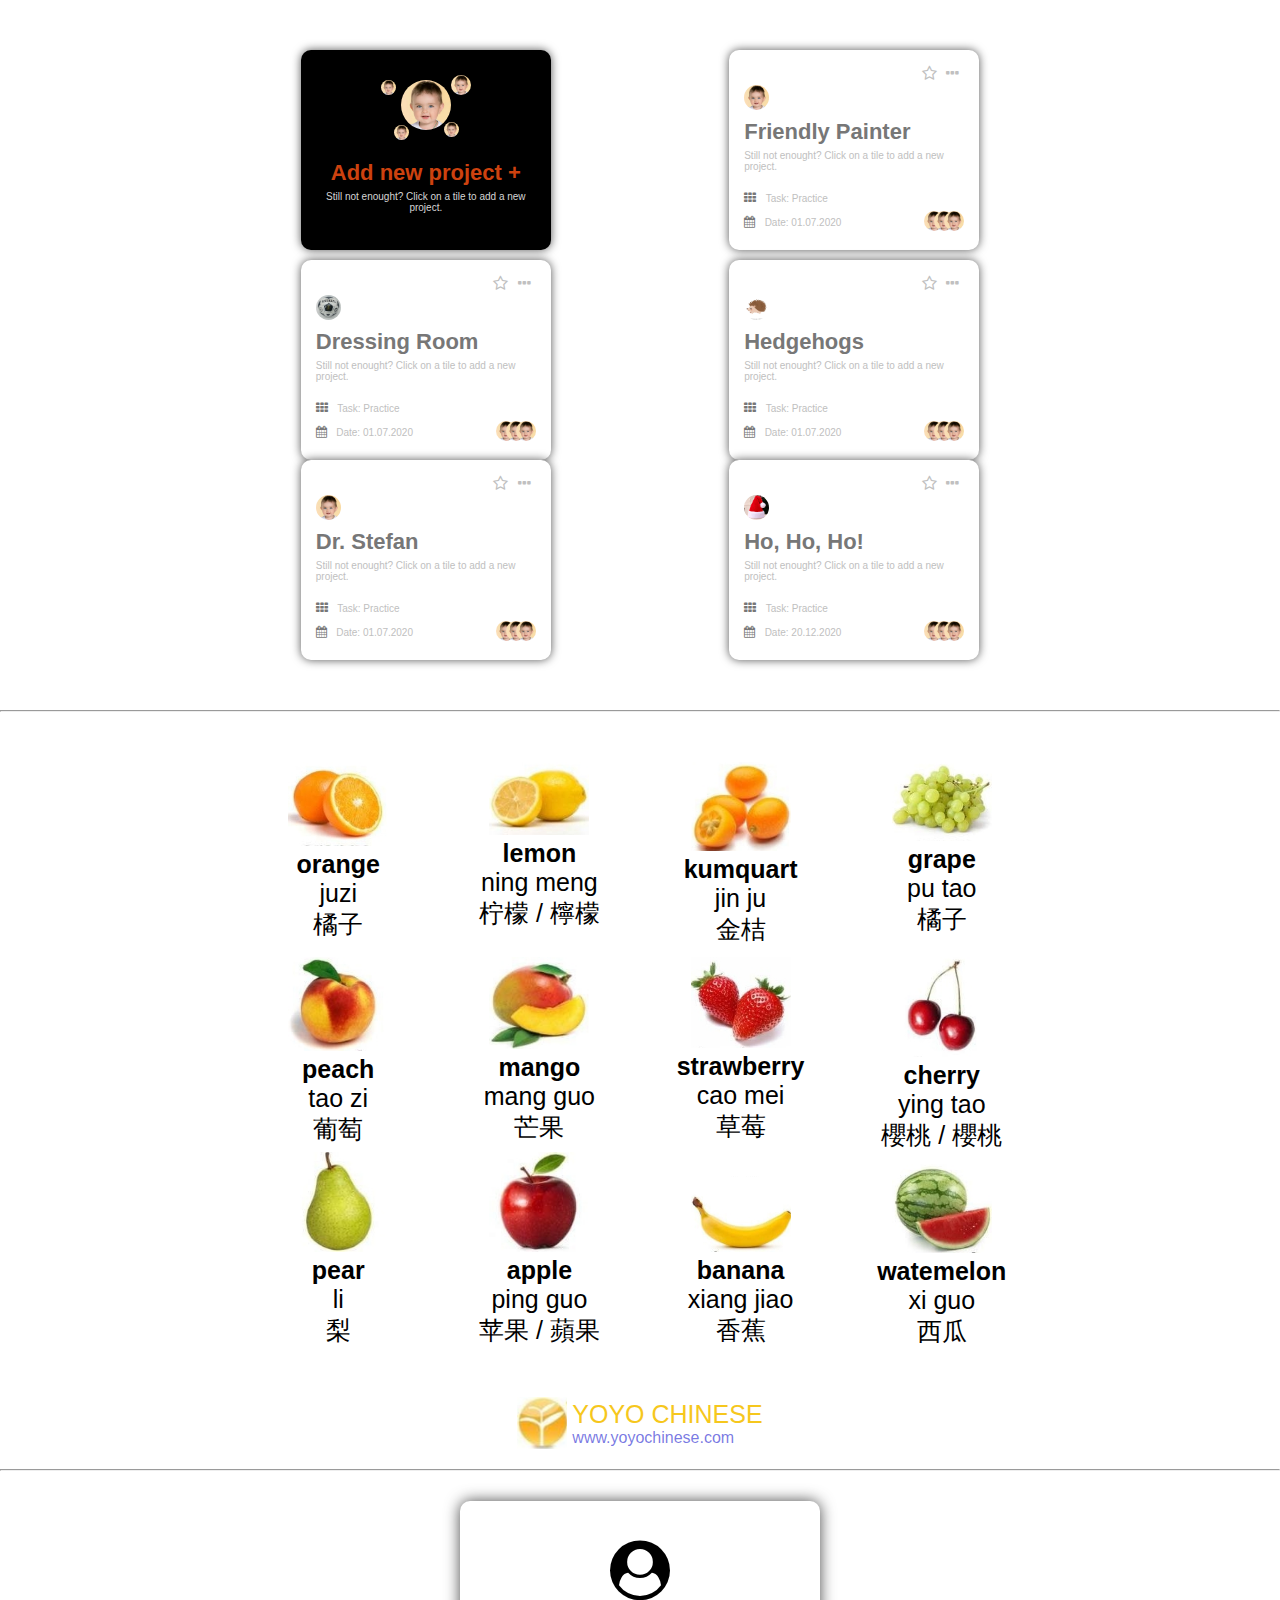
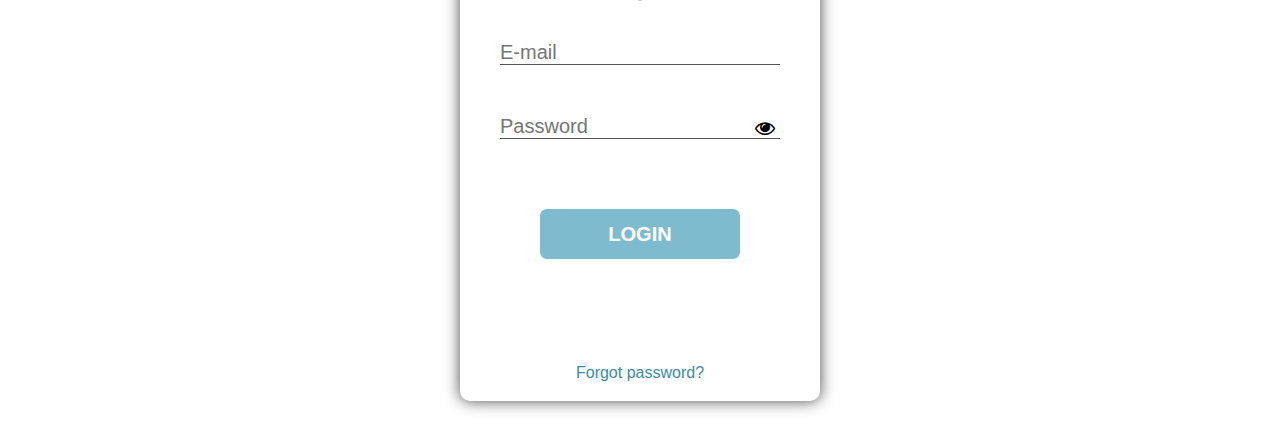
<file: Lesson-1/Vazifalarning Tayyori/5-dars/index.html>
<!DOCTYPE html>
<html lang="en">

<head>
    <meta charset="UTF-8">
    <meta http-equiv="X-UA-Compatible" content="IE=edge">
    <meta name="viewport" content="width=device-width, initial-scale=1.0">
    <title>5-dars</title>
    <link rel="stylesheet" href="./css/style.css">
    <link rel="stylesheet" href="./icons/css/font-awesome.min.css">
</head>

<body>
    <div class="container">
        <div class="boxs">
            <div class="box">
                <img class="img-1" src="./imgs/childeren_img.webp" alt="childeren_img">
                <img class="img-2" src="./imgs/childeren_img.webp" alt="childeren_img">
                <img class="img-3" src="./imgs/childeren_img.webp" alt="childeren_img">
                <img class="img-4" src="./imgs/childeren_img.webp" alt="childeren_img">
                <img class="img-5" src="./imgs/childeren_img.webp" alt="childeren_img">
                <h1 class="box_title">Add new project +</h1>
                <p>Still not enought? Click on a tile to add a new project.</p>
            </div>
            <div class="box-1">
                <div class="icons">
                    <i class="fa fa-star-o icon"></i>
                    <i class="fa fa-ellipsis-h icon"></i>
                </div>
                <img class="img-1" src="./imgs/childeren_img.webp" alt="childeren_img">
                <h1 class="box_title-1">Friendly Painter</h1>
                <p>Still not enought? Click on a tile to add a new project.</p>
                <i class="icon-2 fa fa-th" style="font-size: 12px; color: #777; padding-top: 20px;"></i>
                <span>Task: Practice</span>
                <div class="bottom_text-icon">
                    <div>
                        <i class="fa fa-calendar" style="font-size: 12px; color: #777; padding-top: 10px;"></i>
                        <span>Date: 01.07.2020</span>
                    </div>
                    <div class="img-6">
                        <img class="img-7" src="./imgs/childeren_img.webp" alt="childeren_img">
                        <img class="img-8" src="./imgs/childeren_img.webp" alt="childeren_img">
                        <img class="img-9" src="./imgs/childeren_img.webp" alt="childeren_img">
                    </div>
                </div>
            </div>
            <div class="box-1">
                <div class="icons">
                    <i class="fa fa-star-o icon"></i>
                    <i class="fa fa-ellipsis-h icon"></i>
                </div>
                <img class="img-1" src="./imgs/koptok.webp" alt="koptok">
                <h1 class="box_title-1">Dressing Room</h1>
                <p>Still not enought? Click on a tile to add a new project.</p>
                <i class="icon-2 fa fa-th" style="font-size: 12px; color: #777; padding-top: 20px;"></i>
                <span>Task: Practice</span>
                <div class="bottom_text-icon">
                    <div>
                        <i class="fa fa-calendar" style="font-size: 12px; color: #777; padding-top: 10px;"></i>
                        <span>Date: 01.07.2020</span>
                    </div>
                    <div class="img-6">
                        <img class="img-7" src="./imgs/childeren_img.webp" alt="childeren_img">
                        <img class="img-8" src="./imgs/childeren_img.webp" alt="childeren_img">
                        <img class="img-9" src="./imgs/childeren_img.webp" alt="childeren_img">
                    </div>
                </div>
            </div>
            <div class="box-1">
                <div class="icons">
                    <i class="fa fa-star-o icon"></i>
                    <i class="fa fa-ellipsis-h icon"></i>
                </div>
                <img class="img-1" src="./imgs/tipratikan.webp" alt="tipratikan">
                <h1 class="box_title-1">Hedgehogs</h1>
                <p>Still not enought? Click on a tile to add a new project.</p>
                <i class="icon-2 fa fa-th" style="font-size: 12px; color: #777; padding-top: 20px;"></i>
                <span>Task: Practice</span>
                <div class="bottom_text-icon">
                    <div>
                        <i class="fa fa-calendar" style="font-size: 12px; color: #777; padding-top: 10px;"></i>
                        <span>Date: 01.07.2020</span>
                    </div>
                    <div class="img-6">
                        <img class="img-7" src="./imgs/childeren_img.webp" alt="childeren_img">
                        <img class="img-8" src="./imgs/childeren_img.webp" alt="childeren_img">
                        <img class="img-9" src="./imgs/childeren_img.webp" alt="childeren_img">
                    </div>
                </div>
            </div>
            <div class="box-1">
                <div class="icons">
                    <i class="fa fa-star-o icon"></i>
                    <i class="fa fa-ellipsis-h icon"></i>
                </div>
                <img class="img-1" src="./imgs/childeren_img.webp" alt="childeren_img">
                <h1 class="box_title-1">Dr. Stefan</h1>
                <p>Still not enought? Click on a tile to add a new project.</p>
                <i class="icon-2 fa fa-th" style="font-size: 12px; color: #777; padding-top: 20px;"></i>
                <span>Task: Practice</span>
                <div class="bottom_text-icon">
                    <div>
                        <i class="fa fa-calendar" style="font-size: 12px; color: #777; padding-top: 10px;"></i>
                        <span>Date: 01.07.2020</span>
                    </div>
                    <div class="img-6">
                        <img class="img-7" src="./imgs/childeren_img.webp" alt="childeren_img">
                        <img class="img-8" src="./imgs/childeren_img.webp" alt="childeren_img">
                        <img class="img-9" src="./imgs/childeren_img.webp" alt="childeren_img">
                    </div>
                </div>
            </div>
            <div class="box-1">
                <div class="icons">
                    <i class="fa fa-star-o icon"></i>
                    <i class="fa fa-ellipsis-h icon"></i>
                </div>
                <img class="img-1" src="./imgs/qalpoq.jpg" alt="qalpoq">
                <h1 class="box_title-1">Ho, Ho, Ho!</h1>
                <p>Still not enought? Click on a tile to add a new project.</p>
                <i class="icon-2 fa fa-th" style="font-size: 12px; color: #777; padding-top: 20px;"></i>
                <span>Task: Practice</span>
                <div class="bottom_text-icon">
                    <div>
                        <i class="fa fa-calendar" style="font-size: 12px; color: #777; padding-top: 10px;"></i>
                        <span>Date: 20.12.2020</span>
                    </div>
                    <div class="img-6">
                        <img class="img-7" src="./imgs/childeren_img.webp" alt="childeren_img">
                        <img class="img-8" src="./imgs/childeren_img.webp" alt="childeren_img">
                        <img class="img-9" src="./imgs/childeren_img.webp" alt="childeren_img">
                    </div>
                </div>
            </div>
        </div>
    </div>
    <hr>

    <div class="container-2">
        <div class="mevalar">
            <div class="meva_box">
                <img src="./mevalar/orange.jpg" alt="orange">
                <h1>orange</h1>
                <p>juzi</p>
                <p>橘子<p1>
            </div>
            <div class="meva_box">
                <img src="./mevalar/lemon.jpg" alt="orange">
                <h1>lemon</h1>
                <p>ning meng</p>
                <p>柠檬 / 檸檬<p1>
            </div>
            <div class="meva_box">
                <img src="./mevalar/kumquart.jpg" alt="orange">
                <h1>kumquart</h1>
                <p>jin ju</p>
                <p>金桔<p1>
            </div>
            <div class="meva_box">
                <img src="./mevalar/grape.jpg" alt="orange">
                <h1>grape</h1>
                <p>pu tao</p>
                <p>橘子<p1>
            </div>
            <div class="meva_box">
                <img src="./mevalar/peach.jpg" alt="orange">
                <h1>peach</h1>
                <p>tao zi</p>
                <p>葡萄<p1>
            </div>
            <div class="meva_box">
                <img src="./mevalar/mango.jpg" alt="orange">
                <h1>mango</h1>
                <p>mang guo</p>
                <p>芒果<p1>
            </div>
            <div class="meva_box">
                <img src="./mevalar/strawberry.jpg" alt="orange">
                <h1>strawberry</h1>
                <p>cao mei</p>
                <p>草莓<p1>
            </div>
            <div class="meva_box">
                <img src="./mevalar/cherry.jpg" alt="orange">
                <h1>cherry</h1>
                <p>ying tao</p>
                <p>櫻桃 / 櫻桃<p1>
            </div>
            <div class="meva_box">
                <img src="./mevalar/pear.jpg" alt="orange">
                <h1>pear</h1>
                <p>li</p>
                <p>梨<p1>
            </div>
            <div class="meva_box">
                <img src="./mevalar/apple.jpg" alt="orange">
                <h1>apple</h1>
                <p>ping guo</p>
                <p>苹果 / 蘋果<p1>
            </div>
            <div class="meva_box">
                <img class="banan" src="./mevalar/banana.jpg" alt="orange">
                <h1>banana</h1>
                <p>xiang jiao</p>
                <p>香蕉<p1>
            </div>
            <div class="meva_box">
                <img class="tarvuz" src="./mevalar/watemelon.jpg" alt="orange">
                <h1>watemelon</h1>
                <p>xi guo</p>
                <p>西瓜<p1>
            </div>
        </div>
        <div class="footer">
            <img src="./mevalar/bottom_img.jpg" alt="bottom_img">
            <div class="text_bottom">
                <p>YOYO CHINESE</p>
                <a href="#">www.yoyochinese.com</a>
            </div>
        </div>
    </div>
    <hr>
    <div class="form_box">
        <i class="fa fa-user-circle" aria-hidden="true"></i>
        <form>
            <input type="email" placeholder="E-mail">
            <input type="password" placeholder="Password">
            <i id="password" class="fa fa-eye"></i>
            <input class="btn" type="submit" value="login">
        </form>
        <a href="#">Forgot password?</a>
    </div>

</body>

</html>
</file>
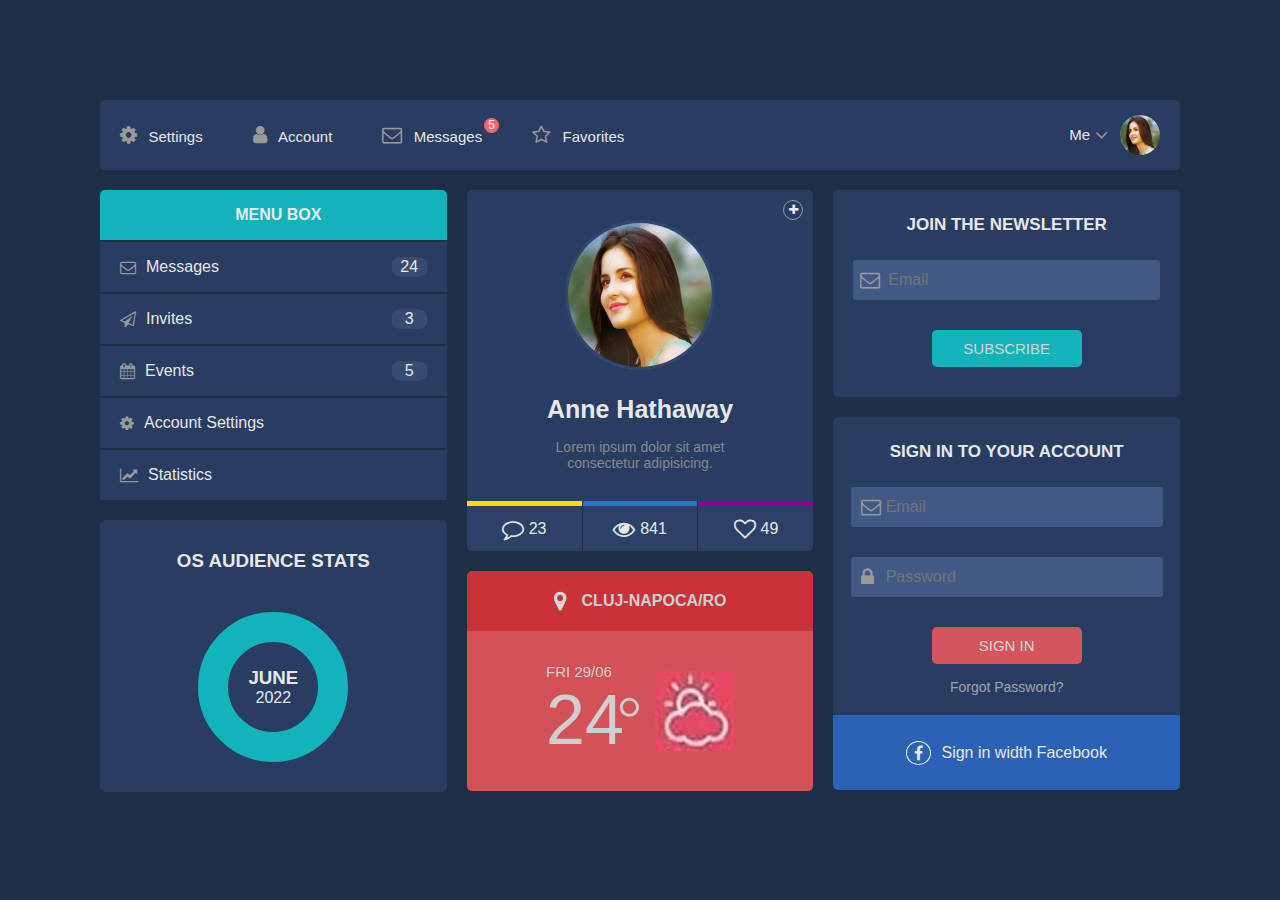
<file: Lesson-3/Vazifalarning Tayyori/7-dars/index.html>
<!DOCTYPE html>
<html lang="en">
<head>
  <meta charset="UTF-8">
  <meta http-equiv="X-UA-Compatible" content="IE=edge">
  <meta name="viewport" content="width=device-width, initial-scale=1.0">
  <title>7-dars</title>
  <link rel="stylesheet" href="./css/style.css">
  <link rel="stylesheet" href="./icons/css/font-awesome.min.css">
</head>
<body>
  <div class="container">
    <div class="navbar">
      <div class="box_item">
        <i class="fa fa-cog"></i>
        <span>
          <a href="#">Settings</a>
        </span>
      </div>
      <div class="box_item">
        <i class="fa fa-user"></i>
        <span>
          <a href="#">Account</a>
        </span>
      </div>
      <div class="box_item sup_item">
        <i class="fa fa-envelope-o"></i>
        <span>
          <a href="#">Messages</a>
        </span>
        <div class="sup">5</div>
      </div>
      <div class="box_item">
        <i class="fa fa-star-o"></i>
        <span>
          <a href="#">Favorites</a>
        </span>
      </div>
      <div class="box_item right">
        <span>
          <a href="#">Me</a>
        </span>
        <i class="fa fa-angle-down"></i>
        <img class="logo" src="./img/logo.jpg" alt="logo">
      </div>
    </div>

    <div class="body">
      <div class="column_box">
        <div class="col_box menu">
          <div class="col-item menu-box colors">
            <h3>Menu Box</h3>
          </div>
          <div class="col-item right-box col_box-padding">
            <i class="fa fa-envelope-o"></i>
            <p>Messages</p>
            <div>24</div>
          </div>
          <div class="col-item right-box col_box-padding">
            <i class="fa fa-send-o"></i>
            <p>Invites</p>
            <div>3</div>
          </div>
          <div class="col-item right-box col_box-padding">
            <i class="fa fa-calendar"></i>
            <p>Events</p>
            <div>5</div>
          </div>
          <div class="col-item col_box-padding">
            <i class="fa fa-cog"></i>
            <p>Account Settings</p>
          </div>
          <div class="col-item col_box-padding -bottom">
            <i class="fa fa-line-chart"></i>
            <p>Statistics</p>
          </div>
        </div>

        <div class="col_box menu-box col_box-padding top-bottom">
          <h3>os audience stats</h3>
          <div class="box_border">
            <h3>JUNE</h3><span>2022</span>
          </div>
        </div>
      </div>

      <div class="column_box">
        <div class="col_box  img-icon">
         <div class="bg_color activ_border-top">
          <div class="icons">
            <i class="fa fa-plus"></i>
          </div>
          <img class="rasm" src="./img/logo.jpg" alt="rasm">
          <h3>Anne Hathaway</h3>
          <p>Lorem ipsum dolor sit amet consectetur adipisicing.</p>
         </div>
          <div class="sub_icons">
            <div class="sub_icon border1 activ_border-bottom-left">
              <i class="fa fa-comment-o"></i>
              <span>23</span>
            </div>
            <div class="sub_icon border2">
              <i class="fa fa-eye"></i>
              <span>841</span>
            </div>
            <div class="sub_icon border3 activ_border-bottom-right">
              <i class="fa fa-heart-o"></i>
              <span>49</span>
            </div>
          </div>
        </div>
        <div class="col_box">
          <div class="top_box">
            <i class="fa fa-map-marker"></i>
            <h3>cluj-napoca/ro</h3>
          </div>

          <div class="bottom_box">
            <div class="gradus">
              <p>FRI 29/06</p>
              <div>24</div>
              <i class="fa fa-circle-o"></i>
            </div>
            <img class="cloud-sun" src="./img/cloud-sun.jpg" alt="cloud-sun">
          </div>
          
        </div>
      </div>

      <div class="column_box">
        <div class="col_box col_box-padding form">
          <h3>join the newsletter</h3>
          <form class="width_yuz">
            <input class="width_yuz input" type="email" placeholder="Email" required>
            <i class="fa fa-envelope-o"></i>
            <input class="btn" type="submit" value="Subscribe" required>
          </form>
        </div>
        <div class="col_box form">
          <h3>sign in to your account</h3>
          <form class="width_yuz">
            <input class="width_yuz input content" type="email" placeholder="Email" required>
            <i class="fa fa-envelope-o" id="envelope"></i>
            <input class="width_yuz input content" type="password" placeholder="Password" required>
            <i class="fa fa-lock" id="lock"></i>
            <input class="btn red" type="submit" value="sign in" required>
            <a href="#">Forgot Password?</a>
          </form>
          <div class="footer-box">
            <i class="fa fa-facebook"></i>
            <span>Sign in width Facebook</span>
          </div>
        </div>
      </div>
    </div>
  </div>
</body>
</html>
</file>
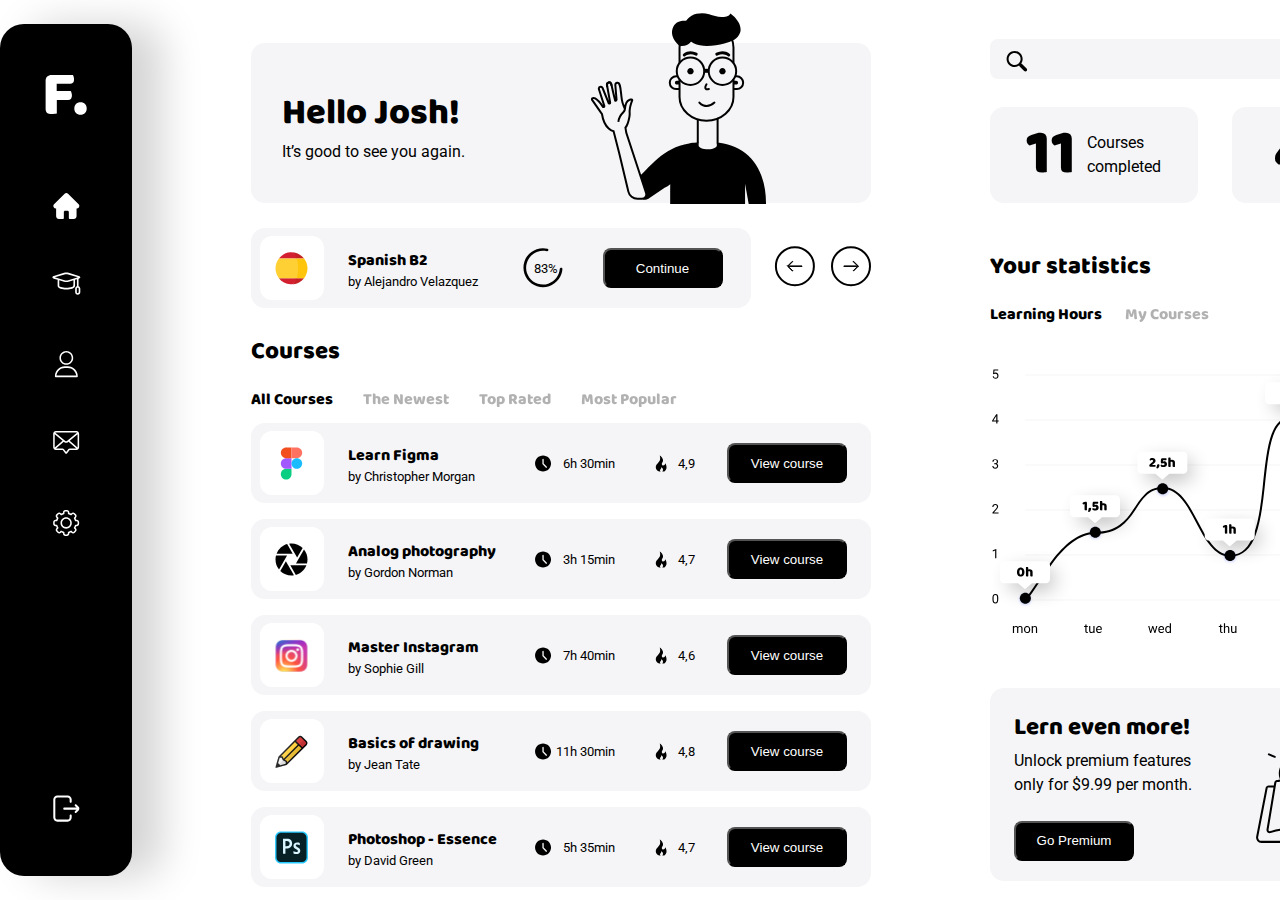
<file: Lesson-5/Vazifalarning Tayyori/9-dars/index.html>
<!DOCTYPE html>
<html lang="en">

<head>
  <meta charset="UTF-8">
  <meta http-equiv="X-UA-Compatible" content="IE=edge">
  <meta name="viewport" content="width=device-width, initial-scale=1.0">
  <title>9-dars</title>
  <link rel="stylesheet" href="./css/style.css">
</head>

<body>

  <div class="container">
    <div class="left_box">
      <div class="sub_container">
        <div class="icons">
          <a href="#" class="icon_link">
            <img src="./imgs/F..svg" alt="icon">
          </a>
        </div>
        <div class="icons">
          <a href="#" class="icon_link">
            <img src="./imgs/Vector.svg" alt="icon">
          </a>
        </div>
        <div class="icons">
          <a href="#" class="icon_link">
            <img src="./imgs/Vector2.svg" alt="icon">
          </a>
        </div>
        <div class="icons">
          <a href="#" class="icon_link">
            <img src="./imgs/Group 6.svg" alt="icon">
          </a>
        </div>
        <div class="icons">
          <a href="#" class="icon_link">
            <img src="./imgs/Group 3.svg" alt="icon">
          </a>
        </div>
        <div class="icons">
          <a href="#" class="icon_link">
            <img src="./imgs/Group 2.svg" alt="icon">
          </a>
        </div>
        <div class="icons bottom_icon">
          <a href="#" class="icon_link">
            <img src="./imgs/Group 7.svg" alt="icon">
          </a>
        </div>
      </div>
    </div>
    <div class="center_box">
      <div class="align_top-box">
        <div class="text_img">
          <div class="box_title">
            <h1>Hello Josh!</h1>
            <p>It’s good to see you again.</p>
          </div>
          <div class="box_img"></div>
        </div>
      </div>
      <div class="ailgn_center-box">
        <div class="align_left-box">
          <div class="left_box-icon23">
            <img src="./imgs/Group 23.svg" alt="img">
          </div>
          <div class="left_box-title-text">
            <h4>Spanish B2</h4>
            <p>by Alejandro Velazquez</p>
          </div>
          <img class="yarim_aylana-icon" src="./imgs/Ellipse 1.svg" alt="icon">
          <span class="number_icon">83%</span>
          <button class="left_box-btn">Continue</button>
        </div>
        <div class="align_right-box">
          <img class="Arrows_icons" src="./imgs/Arrows.svg" alt="Arrows">
        </div>
      </div>
      <div class="align_bottom-box">
        <h2 class="align_bottom-box-title">Courses</h2>
        <ul class="align_bottom-box-list">
          <li class="align_bottom-box-item">
            <a href="#" class="align_bottom-box-link active">All Courses</a>
          </li>
          <li class="align_bottom-box-item">
            <a href="#" class="align_bottom-box-link">The Newest</a>
          </li>
          <li class="align_bottom-box-item">
            <a href="#" class="align_bottom-box-link">Top Rated</a>
          </li>
          <li class="align_bottom-box-item">
            <a href="#" class="align_bottom-box-link">Most Popular</a>
          </li>
        </ul>
        <div class="bottom_boxs">
          <div class="align_bottom-boxs">
            <div class="align_bottom-boxs-icon">
              <img class="figma" src="./imgs/Group.svg" alt="Figma">
            </div>
            <div class="align_bottom-boxs-text">
              <h3>Learn Figma</h3>
              <p>by Christopher Morgan</p>
            </div>
            <div class="align_bottom-boxs-icon2">
              <img src="./imgs/Vector-time.svg" alt="time">
              <span>6h 30min</span>
            </div>
            <div class="align_bottom-boxs-icon3">
              <img src="./imgs/Vector-olov.svg" alt="olov">
              <span>4,9</span>
            </div>
            <button class="align_bottom-boxs-btn">View course</button>
          </div>
          <div class="align_bottom-boxs">
            <div class="align_bottom-boxs-icon">
              <img class="figma" src="./imgs/Group 21.svg" alt="parrak">
            </div>
            <div class="align_bottom-boxs-text">
              <h3>Analog photography</h3>
              <p>by Gordon Norman</p>
            </div>
            <div class="align_bottom-boxs-icon2">
              <img src="./imgs/Vector-time.svg" alt="time">
              <span>3h 15min</span>
            </div>
            <div class="align_bottom-boxs-icon3">
              <img src="./imgs/Vector-olov.svg" alt="olov">
              <span>4,7</span>
            </div>
            <button class="align_bottom-boxs-btn">View course</button>
          </div>
          <div class="align_bottom-boxs">
            <div class="align_bottom-boxs-icon">
              <img class="figma" src="./imgs/image 15.svg" alt="instagram">
            </div>
            <div class="align_bottom-boxs-text">
              <h3>Master Instagram</h3>
              <p>by Sophie Gill</p>
            </div>
            <div class="align_bottom-boxs-icon2">
              <img src="./imgs/Vector-time.svg" alt="time">
              <span>7h 40min</span>
            </div>
            <div class="align_bottom-boxs-icon3">
              <img src="./imgs/Vector-olov.svg" alt="olov">
              <span>4,6</span>
            </div>
            <button class="align_bottom-boxs-btn">View course</button>
          </div>
          <div class="align_bottom-boxs">
            <div class="align_bottom-boxs-icon">
              <img class="figma" src="./imgs/Group 18.svg" alt="pen">
            </div>
            <div class="align_bottom-boxs-text">
              <h3>Basics of drawing</h3>
              <p>by Jean Tate</p>
            </div>
            <div class="align_bottom-boxs-icon2">
              <img src="./imgs/Vector-time.svg" alt="time">
              <span>11h 30min</span>
            </div>
            <div class="align_bottom-boxs-icon3">
              <img src="./imgs/Vector-olov.svg" alt="olov">
              <span>4,8</span>
            </div>
            <button class="align_bottom-boxs-btn">View course</button>
          </div>
          <div class="align_bottom-boxs">
            <div class="align_bottom-boxs-icon">
              <img class="figma" src="./imgs/Group 40.svg" alt="photoshop">
            </div>
            <div class="align_bottom-boxs-text">
              <h3>Photoshop - Essence</h3>
              <p>by David Green</p>
            </div>
            <div class="align_bottom-boxs-icon2">
              <img src="./imgs/Vector-time.svg" alt="time">
              <span>5h 35min</span>
            </div>
            <div class="align_bottom-boxs-icon3">
              <img src="./imgs/Vector-olov.svg" alt="olov">
              <span>4,7</span>
            </div>
            <button class="align_bottom-boxs-btn">View course</button>
          </div>
        </div>
      </div>

    </div>
    <div class="right_box">
      <div class="navigation_box">
        <form>
          <input type="search">
          <img src="./imgs/search.svg" alt="search">
        </form>
        <div class="message_icon">
          <img src="./imgs/Notification.svg" alt="message">
        </div>
        <img src="./imgs/Mask Group.svg" alt="logo_img">
        <img class="tanlov" src="./imgs/tanlov.svg" alt="tanlov">
      </div>
      <div class="number_tex-boxs">
        <div class="number_text-box">
          <div>11</div>
          <span>Courses completed</span>
        </div>
        <div class="number_text-box">
          <div>4</div>
          <span>Courses in progress</span>
        </div>
      </div>
      <h2 class="statistics">Your statistics</h2>
      <div class="text_select">
        <h3 class="active">Learning Hours</h3>
        <h3>My Courses</h3>
        <select>
          <option value="">Weekly</option>
          <option value="">UZB</option>
          <option value="">USA</option>
          <option value="">RUS</option>
          <option value="">UK</option>
        </select>
      </div>
      <img class="graph" src="./imgs/Group 61.svg" alt="graph">
      <div class="right_box-footer">
        <div class="footer_title-text">
          <h3>Lern even more!</h3>
          <p>Unlock premium features
            only for $9.99 per month.</p>
          <button class="align_bottom-boxs-btn footer_btn">Go Premium</button>
        </div>
        <img class="footer_img" src="./imgs/Page 1 1.svg#" alt="footer_img">
      </div>
    </div>
  </div>

</body>

</html>
</file>
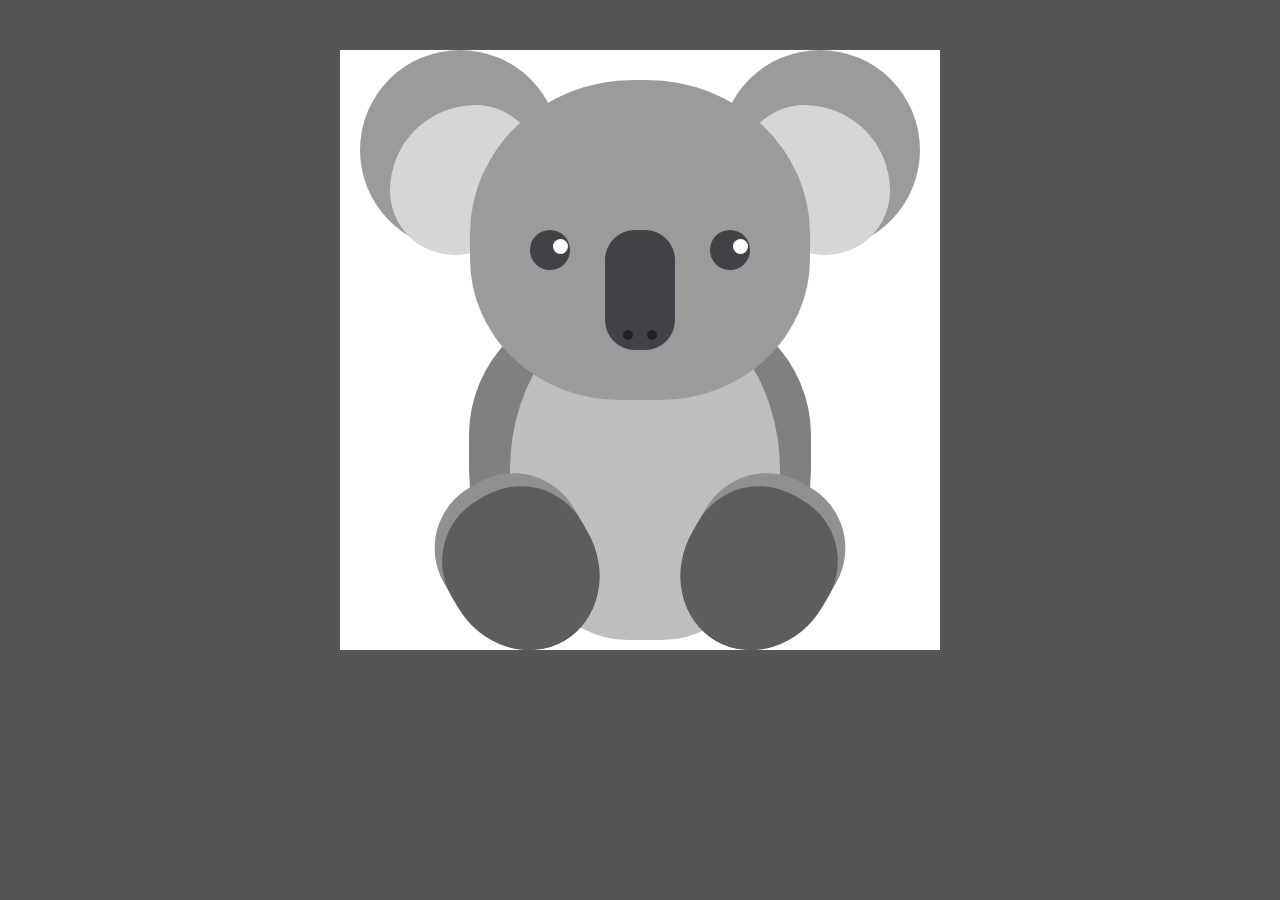
<file: Lesson-7/Vazifalarning Tayyori/11-dars/index.html>
<!DOCTYPE html>
<html lang="en">

<head>
  <meta charset="UTF-8">
  <meta http-equiv="X-UA-Compatible" content="IE=edge">
  <meta name="viewport" content="width=device-width, initial-scale=1.0">
  <title>Animation</title>
  <link rel="stylesheet" href="style.css">
  <link rel="stylesheet" href="./icons/css/font-awesome.min.css">
</head>

<body>
  <div class="parent">
    <div class="quloq">
      <div class="left_quloq"></div>
      <div class="boshi">
        <div class="left_koz"><i class="fa fa-times"></i></div>
        <div class="burun"></div>
        <div class="right_koz"><i class="fa fa-times"></i></div>
      </div>
      <div class="right_quloq"></div>
    </div>
    <div class="tana_qismi">
      <div class="left_oyoq"></div>
      <div class="tana_qismi-2"></div>
      <div class="right_oyoq"></div>
    </div>
  </div>
</body>

</html>
</file>
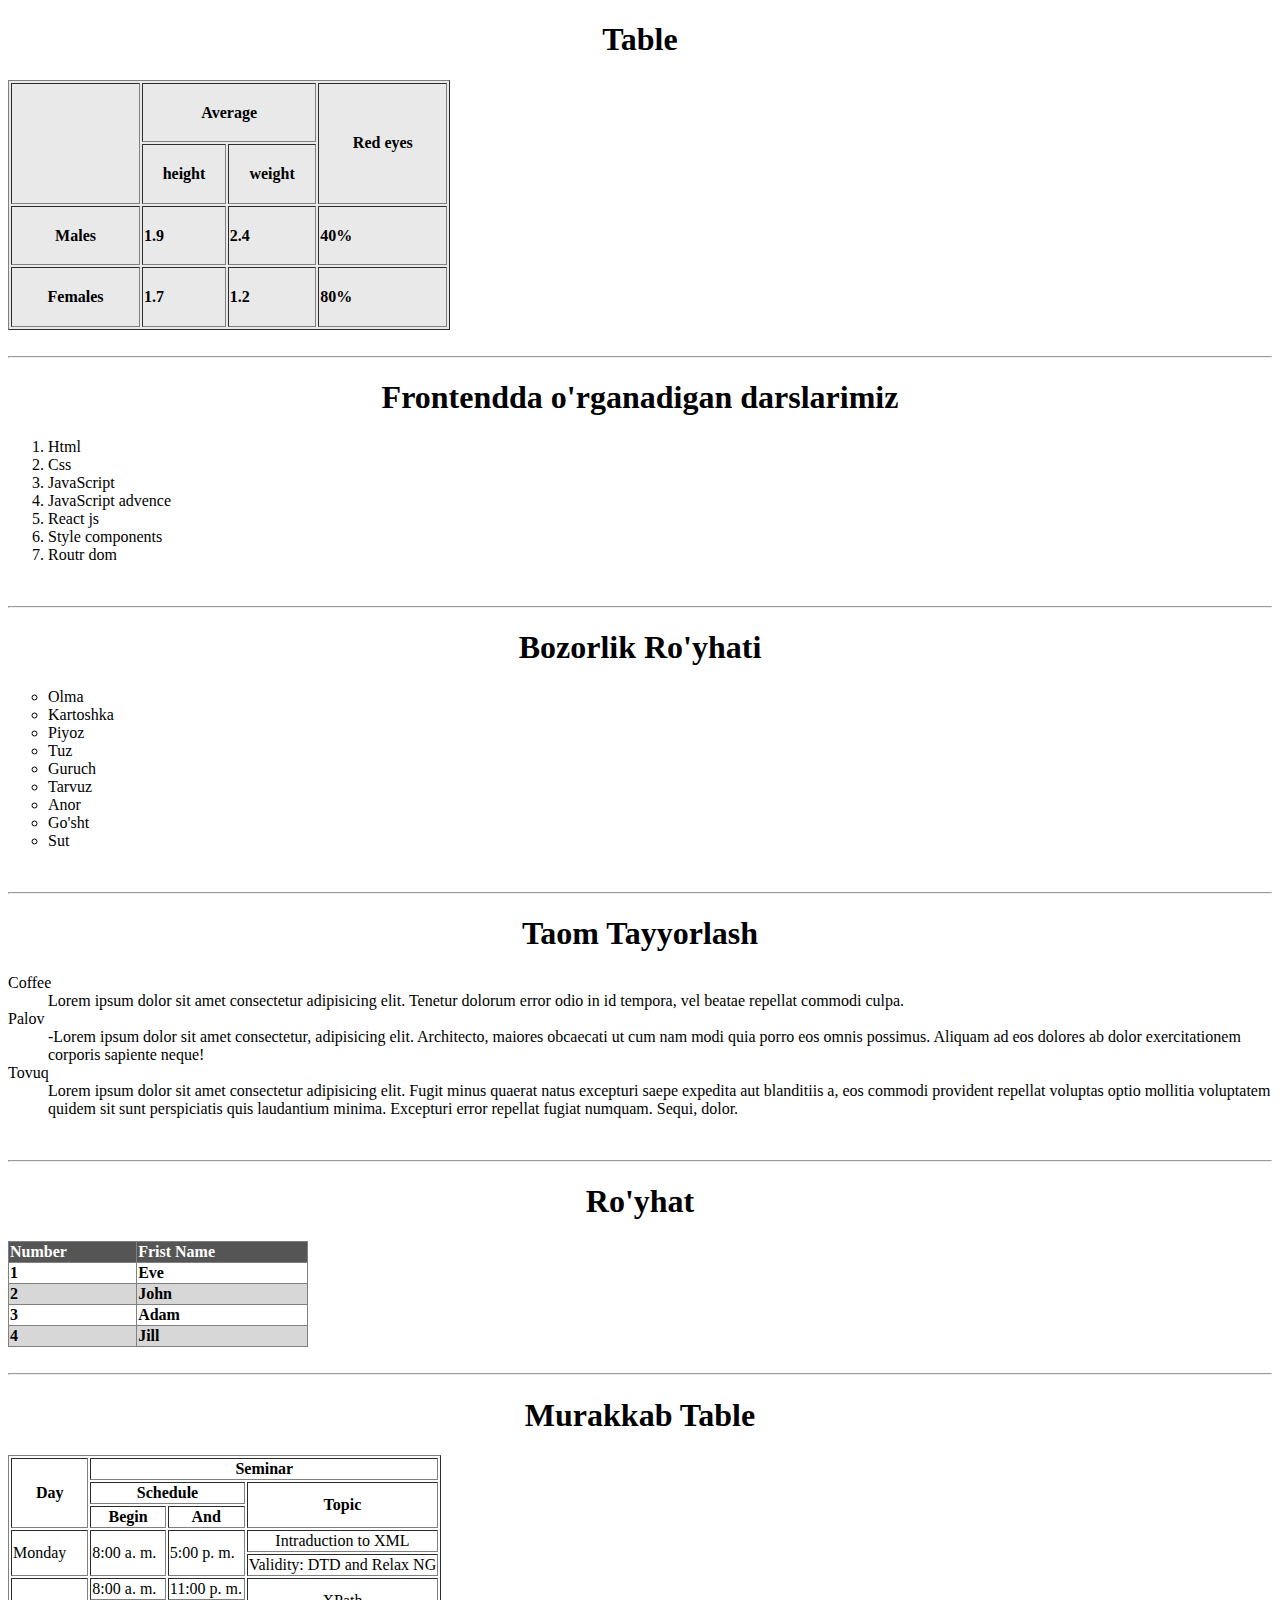
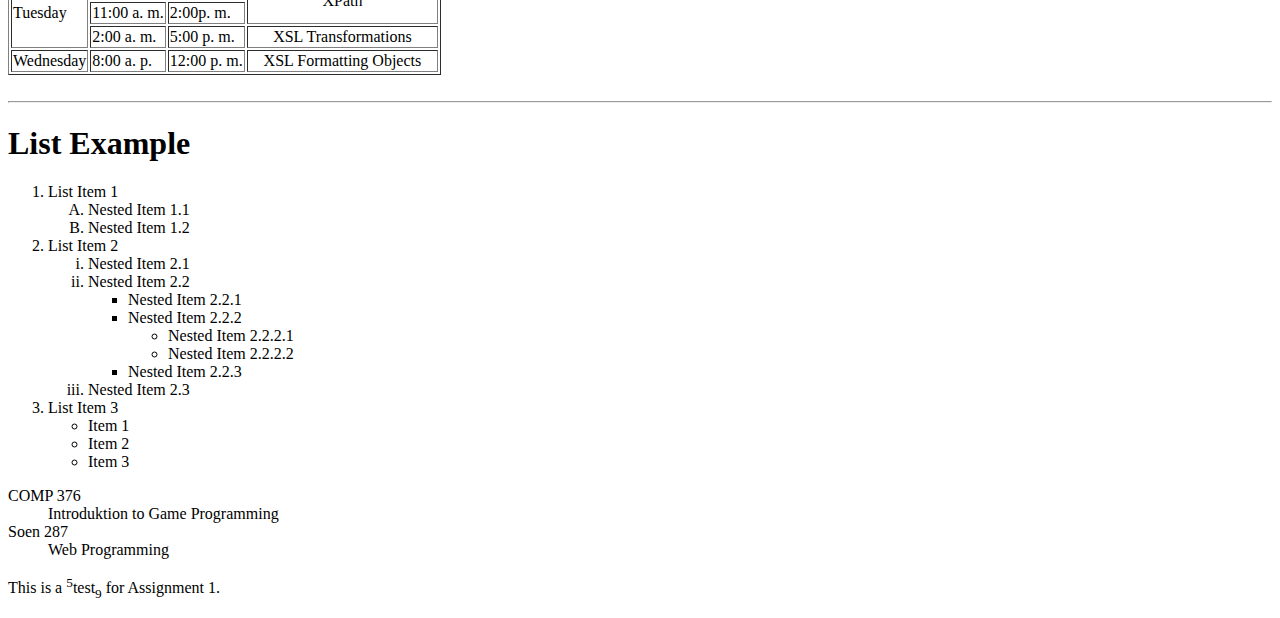
<file: Vazifalar tayyori/2-dars/2-dars/index.html>
<!DOCTYPE html>
<html lang="en">
<head>
    <meta charset="UTF-8">
    <meta http-equiv="X-UA-Compatible" content="IE=edge">
    <meta name="viewport" content="width=device-width, initial-scale=1.0">
    <title>2-mashq</title>
</head>
<body>
    <h1 style="text-align: center;">Table</h1>

    <table border="1" style="width:35%; height: 250px; background: rgb(233, 233, 233);">
        <tr>
            <th rowspan="2" style="width: 30%;"></th>
            <th colspan="2">Average</th>
            <th rowspan="2" style="width: 30%;">Red eyes</th>
        </tr>
        <tr>
            <th>height</th>
            <th>weight</th>
        </tr>
        <tr style="text-align: left;">
            <th style="text-align: center;">Males</th>
            <th>1.9</th>
            <th>2.4</th>
            <th>40%</th>
        </tr>
        <tr style="text-align: left;">
            <th style="text-align: center;">Females</th>
            <th>1.7</th>
            <th>1.2</th>
            <th>80%</th>
        </tr>
    </table>
    </br>
    <hr>
    <h1 style="text-align: center;">Frontendda o'rganadigan darslarimiz</h1>
    <ol>
        <li>Html</li>
        <li>Css</li>
        <li>JavaScript</li>
        <li>JavaScript advence</li>
        <li>React js</li>
        <li>Style components</li>
        <li>Routr dom</li>
    </ol>
    <br>
    <hr>
    <h1 style="text-align: center;">Bozorlik Ro'yhati</h1>
    <ul style="list-style-type: circle;">
        <li>Olma</li>
        <li>Kartoshka</li>
        <li>Piyoz</li>
        <li>Tuz</li>
        <li>Guruch</li>
        <li>Tarvuz</li>
        <li>Anor</li>
        <li>Go'sht</li>
        <li>Sut</li>
    </ul>
    <br>
    <hr>
    <h1 style="text-align: center;">Taom Tayyorlash</h1>
    <dl>
        <dt >Coffee</dt>
        <dd>Lorem ipsum dolor sit amet consectetur adipisicing elit. Tenetur dolorum error odio in id tempora, vel beatae repellat commodi culpa.</dd>
        <dt>Palov</dt>
        <dd>-Lorem ipsum dolor sit amet consectetur, adipisicing elit. Architecto, maiores obcaecati ut cum nam modi quia porro eos omnis possimus. Aliquam ad eos dolores ab dolor exercitationem corporis sapiente neque!</dd>
        <dt>Tovuq</dt>
        <dd>Lorem ipsum dolor sit amet consectetur adipisicing elit. Fugit minus quaerat natus excepturi saepe expedita aut blanditiis a, eos commodi provident repellat voluptas optio mollitia voluptatem quidem sit sunt perspiciatis quis laudantium minima. Excepturi error repellat fugiat numquam. Sequi, dolor.</dd>
    </dl>
    <br>
    <hr>
    <h1 style="text-align: center;">Ro'yhat</h1>
    <table border="1" style=" border-collapse: collapse; width: 300px; font-weight: 600;">
        <tr style="background: #555; color: #fff; text-align: left;">
            <th>Number</th>
            <th>Frist Name</th>
        </tr>
        <tr>
            <td>1</td>
            <td>Eve</td>
        </tr>
        <tr style="background: rgb(215, 215, 215);">
            <td>2</td>
            <td>John</td>
        </tr>
        <tr>
            <td>3</td>
            <td>Adam</td>
        </tr>
        <tr style="background:  rgb(215, 215, 215);;">
            <td>4</td>
            <td>Jill</td>
        </tr>
    </table>
    <br>
    <hr>
    <h1 style="text-align: center;">Murakkab Table</h1>
    <table border="1">
        <tr>
            <th rowspan="3">Day</th>
            <th colspan="4">Seminar</th>
        </tr>
        <tr>
            <th colspan="2">Schedule</th>
            <th rowspan="2" colspan="2">Topic</th>
        </tr>
        <tr>
            <th>Begin</th>
            <th>And</th>
        </tr>
        <tr>
            <td rowspan="2">Monday</td>
            <td rowspan="2">8:00 a. m.</td>
            <td rowspan="2">5:00 p. m.</td>
            <td colspan="2" style="text-align: center;">Intraduction to XML</td>
        </tr>
        <tr>
            <td colspan="2" style="text-align: center;">Validity: DTD and Relax NG</td>
        </tr>

        <tr>
            <td rowspan="3">Tuesday</td>
            <td>8:00 a. m.</td>
            <td>11:00 p. m.</td>
            <td rowspan="2" style="text-align: center;">XPath</td>
        </tr>
        <tr>
            <td>11:00 a. m.</td>
            <td>2:00p. m.</td>
        </tr>
        <tr>
            <td>2:00 a. m.</td>
            <td>5:00 p. m.</td>
            <td style="text-align: center;">XSL Transformations</td>
        </tr>
        <tr>
            <td>Wednesday</td>
            <td>8:00 a. p.</td>
            <td>12:00 p. m.</td>
            <td colspan="2" style="text-align: center;">XSL Formatting Objects</td>
        </tr>
    </table>
    <br>
    <hr>
    <h1>List Example</h1>
    <ol>
        <li>List Item 1</li>
        <ol type="A">
            <li>Nested Item 1.1</li>
            <li>Nested Item 1.2</li>
        </ol>
        <li>List Item 2</li>
        <ol type="i">
            <li>Nested Item 2.1</li>
            <li>Nested Item 2.2</li>
            <ul style="list-style-type: square;">
                <li>Nested Item 2.2.1</li>
                <li>Nested Item 2.2.2</li>
                <ul style="list-style-type: circle;">
                    <li>Nested Item 2.2.2.1</li>
                    <li>Nested Item 2.2.2.2</li>
                </ul>
                <li>Nested Item 2.2.3</li>
            </ul>
            <li>Nested Item 2.3</li>
        </ol>
        <li>List Item 3</li>
        <ul>
            <li>Item 1</li>
            <li>Item 2</li>
            <li>Item 3</li>
        </ul>
    </ol>
    <dl>
        <dt>COMP 376</dt>
        <dd>Introduktion to Game Programming</dd>
        <dt>Soen 287</dt>
        <dd>Web Programming</dd>
    </dl>
    <p>This is a <sup>5</sup>test<sub>9</sub> for Assignment 1.</p>


</body>
</html>
</file>
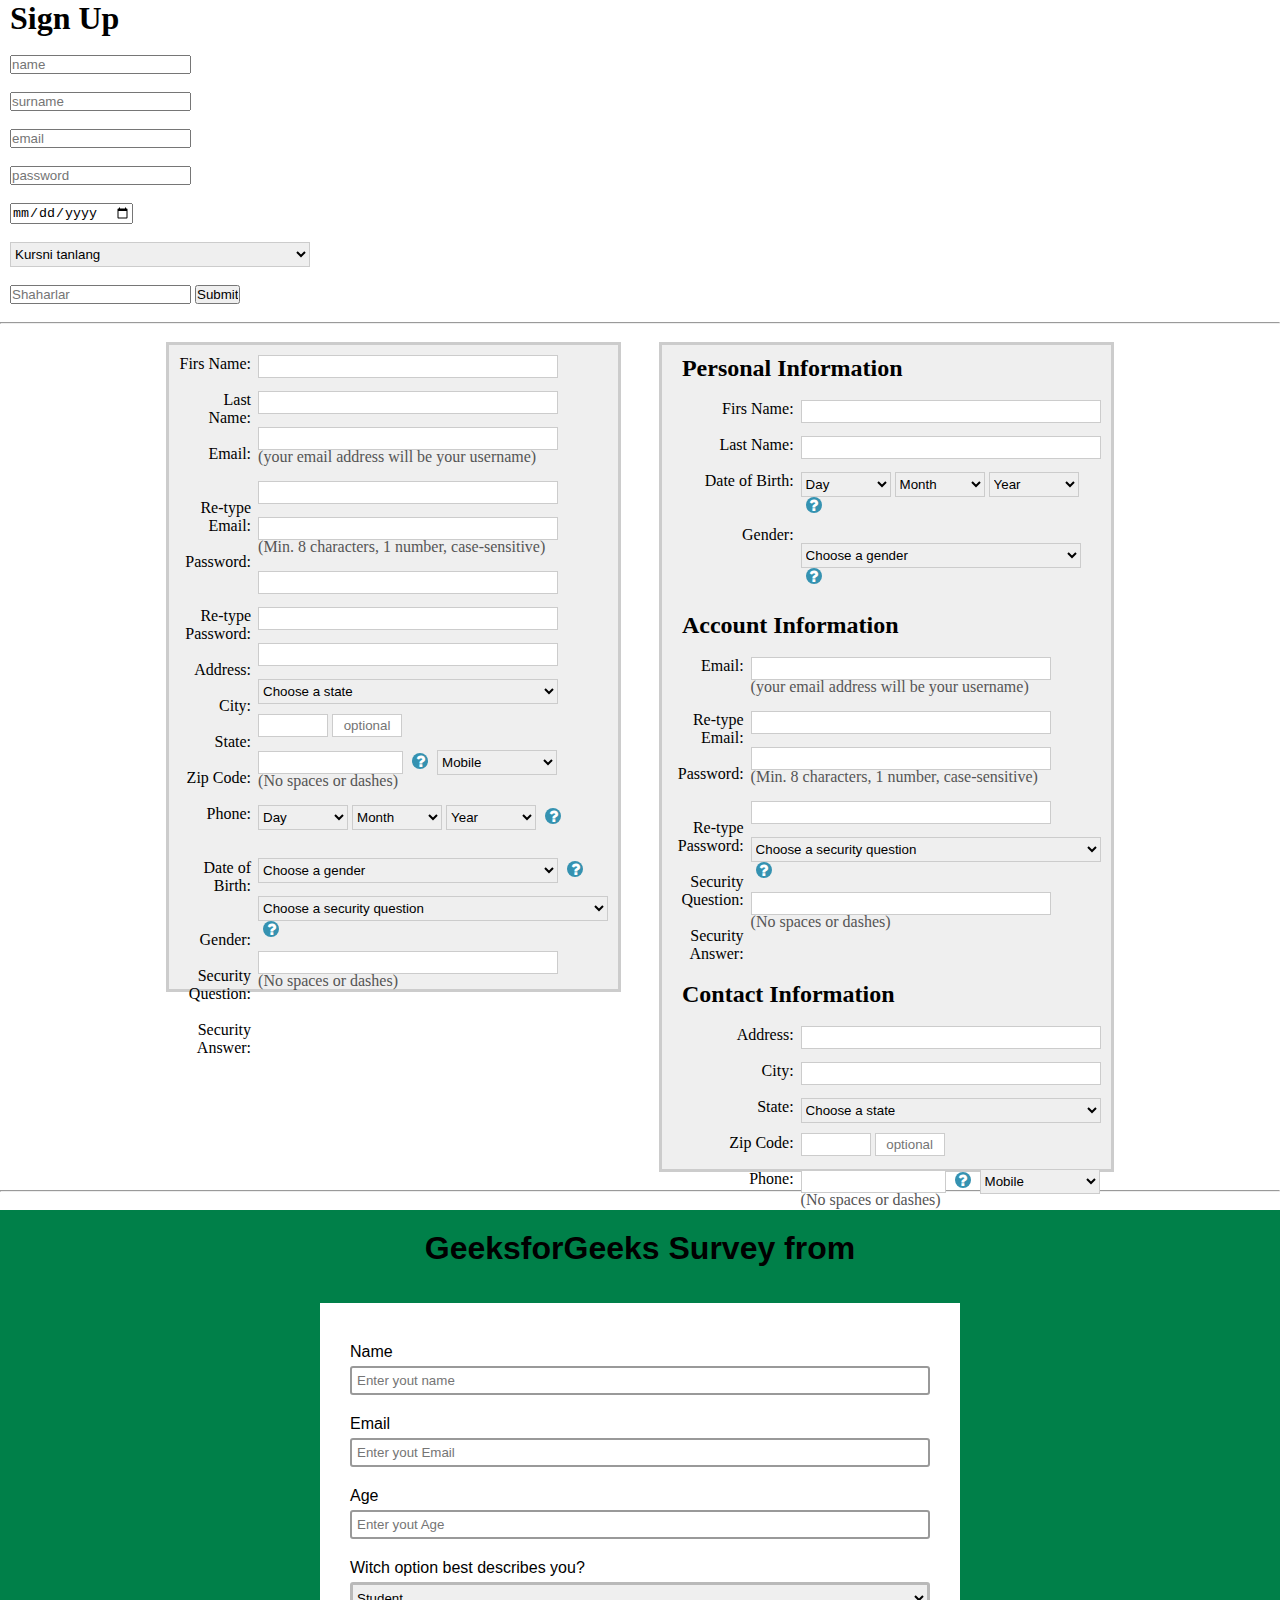
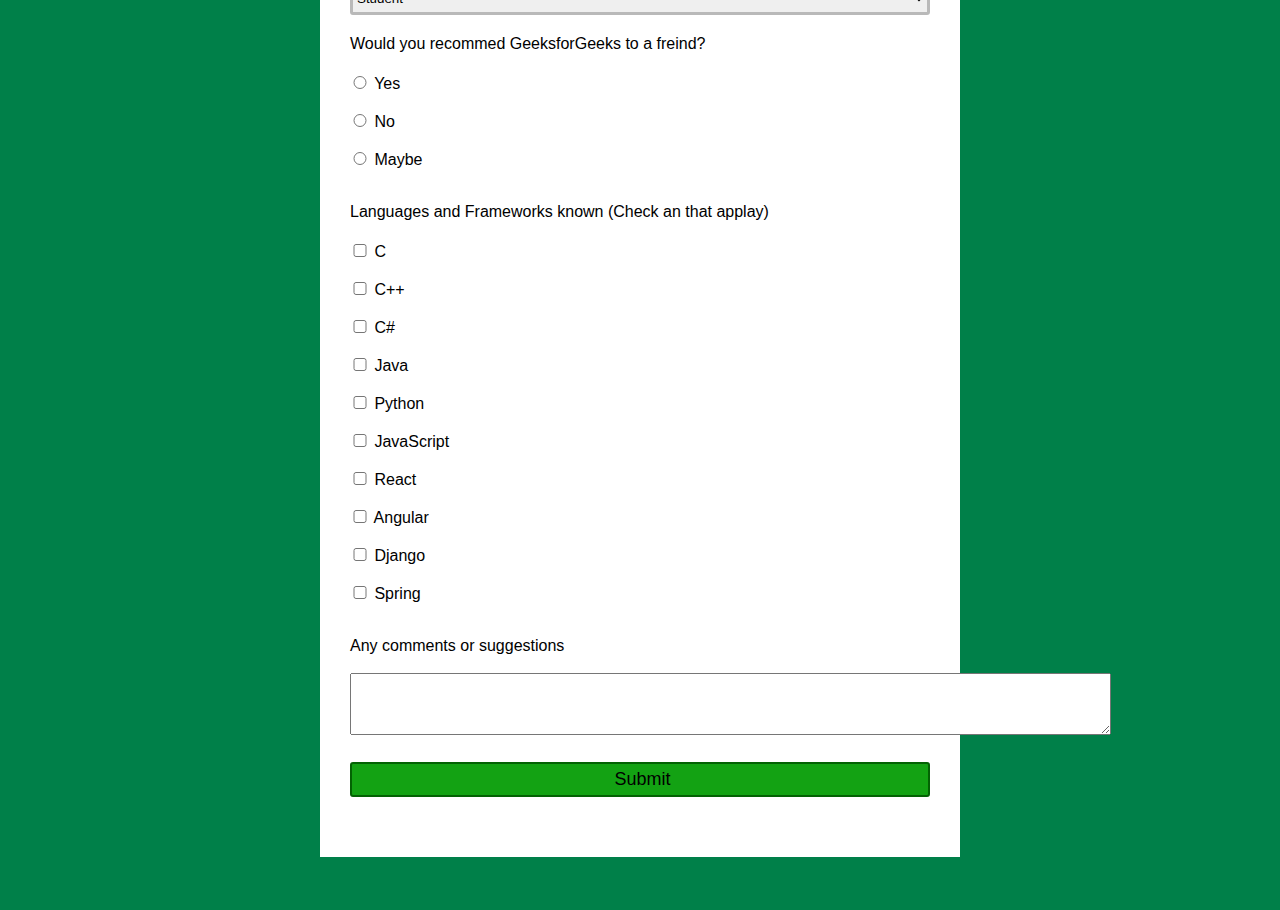
<file: Vazifalar tayyori/3-dars/3-dars/index.html>
<!DOCTYPE html>
<html lang="en">

<head>
    <meta charset="UTF-8">
    <meta http-equiv="X-UA-Compatible" content="IE=edge">
    <meta name="viewport" content="width=device-width, initial-scale=1.0">
    <link rel="stylesheet" href="./Css/style.css">
    <link rel="stylesheet" href="./icons/css/font-awesome.min.css">
    <title>3-dars</title>
</head>

<body>
    <div style="margin-left: 10px;">
        <h1>Sign Up</h1><br>
        <form>
            <input type="text" placeholder="name" required><br><br>
            <input type="text" placeholder="surname" required><br><br>
            <input type="email" placeholder="email" required><br><br>
            <input type="password" placeholder="password" required><br><br>
            <input type="date" required><br><br>
            <select>
                <option value="">Kursni tanlang
                <option value="">Frontend
                <option value="">Bekend
                <option value="">3D Dizayn
                <option value="">SMM
                <option value="">Ingliz tili
                <option value="">Rus tili
            </select><br><br>
            <input type="text" placeholder="Shaharlar" list="shahar" required>
            <datalist id="shahar">
                <option value="UZB"></option>
                <option value="USA"></option>
                <option value="Russia"></option>
                <option value="Angliya"></option>
                <option value="Eron"></option>
            </datalist>
            <input type="submit" placeholder="sign up">
        </form>
    </div>
    <br>
    <hr>
    <br>


    <div class="container">
        <div class="left_data">
            <div class="left_data_1">
                <label for="firt_name">Firs Name:</label><br><br>
                <label for="last_name">Last Name:</label><br><br>
                <label for="email">Email:</label><br><br><br>
                <label for="r_email">Re-type Email:</label><br><br>
                <label for="password">Password:</label><br><br><br>
                <label for="r_password">Re-type Password:</label><br><br>
                <label for="address">Address:</label><br><br>
                <label for="city">City:</label><br><br>
                <label for="state">State:</label><br><br>
                <label for="code">Zip Code:</label><br><br>
                <label for="phone">Phone:</label><br><br><br>
                <label for="date">Date of Birth:</label><br><br><br>
                <label for="gender">Gender:</label><br><br>
                <label for="question">Security Question:</label><br><br>
                <label for="answer">Security Answer:</label>
            </div>
            <div class="left_data_2">
                <input type="text" id="firt_name" required><br>
                <input type="text" id="last_name" required><br>
                <input type="email" id="email" required><br>
                <p>(your email address will be your username)</p>
                <input type="email" id="r_email" required><br>
                <input type="password" id="password" minlength="8" required><br>
                <p>(Min. 8 characters, 1 number, case-sensitive)</p>
                <input type="password" id="r_password" required><br>
                <input type="text" id="address" required><br>
                <input type="text" id="city" required><br>
                <select id="state">
                    <option value="">Choose a state
                    <option value="">Anhor
                    <option value="">Yangi Hayot
                </select><br><br>
                <input type="password" id="code" required
                    style="width: 70px; margin-bottom: 5px; transform: translateY(-8px);">
                <input type="password" id="code" placeholder="optional" required
                    style="width: 70px;text-align: center; margin-bottom: 5px; transform: translateY(-8px);"><br>
                <input type="text" id="phone" style="width: 145px; margin-bottom: 13px;">
                <i  class="fa fa-question"
                    style="margin: 0 5px; text-align: center; width: 16px; height: 16px; color: #fff; background: rgb(53, 146, 177); border-radius: 50%;"></i>
                <select style="width: 120px;">
                    <option value="">Mobile
                    <option value="">939484001
                    <option value="">999473726
                </select><br>
                <p>(No spaces or dashes)</p>
                <select style="width: 90px;" id="date">
                    <option value="">Day
                    <option value="">Dushanba
                    <option value="">Yakshanba
                </select>
                <select style="width: 90px;">
                    <option value="">Month
                    <option value="">Yanvar
                    <option value="">Dekabr
                </select>
                <select style="width: 90px;">
                    <option value="">Year
                    <option value="">2015
                </select>
                <i class="fa fa-question"
                    style="margin: 0 5px; text-align: center; width: 16px; height: 16px; color: #fff; background: rgb(53, 146, 177); border-radius: 50%;"></i><br><br>
                <select id="gender" style="width: 300px; transform: translateY(10px);">
                    <option value="">Choose a gender
                </select>
                <i class="fa fa-question"
                    style="margin: 0 5px; text-align: center; width: 16px; height: 16px; color: #fff; background: rgb(53, 146, 177); border-radius: 50%; transform: translateY(10px);"></i><br><br>
                <select id="question" style="width: 350px; margin-top: 5px;">
                    <option value="">Choose a security question
                </select>
                <i class="fa fa-question"
                    style="margin: 0 5px; text-align: center; width: 16px; height: 16px; color: #fff; background: rgb(53, 146, 177); border-radius: 50%;"></i><br><br>
                <input type="text" id="answer" style="transform: translateY(-6px); margin-bottom: 7px;">
                <p>(No spaces or dashes)</p>
            </div>
        </div>
        <div class="right_data">
            <h2>Personal Information</h2><br>
            <div class="right_data_0">
                <div class="right_data_1">
                    <label for="firt_name">Firs Name:</label><br><br>
                    <label for="last_name">Last Name:</label><br><br>
                    <label for="date">Date of Birth:</label><br><br><br>
                    <label for="gender">Gender:</label><br><br>
                </div>
                <div class="right_data_2">
                    <input type="text" id="firt_name" required><br>
                    <input type="text" id="last_name" required><br>
                    <select style="width: 90px;" id="date">
                        <option value="">Day
                        <option value="">Dushanba
                        <option value="">Yakshanba
                    </select>
                    <select style="width: 90px;">
                        <option value="">Month
                        <option value="">Yanvar
                        <option value="">Dekabr
                    </select>
                    <select style="width: 90px;">
                        <option value="">Year
                        <option value="">2015
                    </select>
                    <i class="fa fa-question"
                        style="margin: 0 5px; text-align: center; width: 16px; height: 16px; color: #fff; background: rgb(53, 146, 177); border-radius: 50%;"></i><br><br>
                    <select id="gender" style="width: 280px; transform: translateY(10px);">
                        <option value="">Choose a gender
                    </select>
                    <i class="fa fa-question"
                        style="margin: 0 5px; text-align: center; width: 16px; height: 16px; color: #fff; background: rgb(53, 146, 177); border-radius: 50%; transform: translateY(10px);"></i><br><br>
                </div>
            </div><br>
            <h2>Account Information</h2><br>
            <div class="right_data_0">
                <div class="right_data_1">
                    <label for="email">Email:</label><br><br><br>
                    <label for="r_email">Re-type Email:</label><br><br>
                    <label for="password">Password:</label><br><br><br>
                    <label for="r_password">Re-type Password:</label><br><br>
                    <label for="question">Security Question:</label><br><br>
                    <label for="answer">Security Answer:</label>
                </div>
                <div class="right_data_2">
                    <input type="email" id="email" required><br>
                    <p>(your email address will be your username)</p>
                    <input type="email" id="r_email" required><br>
                    <input type="password" id="password" minlength="8" required><br>
                    <p>(Min. 8 characters, 1 number, case-sensitive)</p>
                    <input type="password" id="r_password" required><br>
                    <select id="question" style="width: 350px;">
                        <option value="">Choose a security question
                    </select>
                    <i class="fa fa-question"
                        style="margin: 0 5px; text-align: center; width: 16px; height: 16px; color: #fff; background: rgb(53, 146, 177); border-radius: 50%;"></i><br><br>
                    <input type="text" id="answer" style="transform: translateY(-6px); margin-bottom: 7px;">
                    <p>(No spaces or dashes)</p>
                </div>
            </div><br>
            <h2>Contact Information</h2><br>
            <div class="right_data_0">
                <div class="right_data_1">
                    <label for="address">Address:</label><br><br>
                    <label for="city">City:</label><br><br>
                    <label for="state">State:</label><br><br>
                    <label for="code">Zip Code:</label><br><br>
                    <label for="phone">Phone:</label><br><br><br>
                </div>
                <div class="right_data_2">
                    <input type="text" id="address" required><br>
                    <input type="text" id="city" required><br>
                    <select id="state">
                        <option value="">Choose a state
                        <option value="">Anhor
                        <option value="">Yangi Hayot
                    </select><br><br>
                    <input type="password" id="code" required
                        style="width: 70px; margin-bottom: 5px; transform: translateY(-8px);">
                    <input type="password" id="code" placeholder="optional" required
                        style="width: 70px;text-align: center; margin-bottom: 5px; transform: translateY(-8px);"><br>
                    <input type="text" id="phone" style="width: 145px; margin-bottom: 13px;">
                    <i class="fa fa-question"
                        style="margin: 0 5px; text-align: center; width: 16px; height: 16px; color: #fff; background: rgb(53, 146, 177); border-radius: 50%;"></i>
                    <select style="width: 120px;">
                        <option value="">Mobile
                        <option value="">939484001
                        <option value="">999473726
                    </select><br>
                    <p>(No spaces or dashes)</p>
                </div>
            </div>
        </div>
    </div><br>
    <hr><br>
    <div class="container2" style="display: blok;">
        <h1>GeeksforGeeks Survey from</h1><br><br>
        <form>
            <label for="Name">Name</label><br>
            <input type="text" id="Name" placeholder="Enter yout name" required>
            <label for="Email">Email</label><br>
            <input type="email" id="Email" placeholder="Enter yout Email" required>
            <label for="Age">Age</label><br>
            <input type="number" id="Age" placeholder="Enter yout Age" required>
            <label for="tanlamoq">Witch option best describes you?</label><br>
            <select id="tanlamoq">
                <option value="">Student
            </select>
            <label>Would you recommed GeeksforGeeks to a freind?</label><br><br>
            <input type="radio" name="tanlamoq" style="width: 20px;"> Yes <br>
            <input type="radio" name="tanlamoq" style="width: 20px;"> No <br>
            <input type="radio" name="tanlamoq" style="width: 20px;"> Maybe <br><br>
            <label>Languages and Frameworks known (Check an that applay)</label><br><br>
            <input type="checkbox" style="width: 20px;"> C <br>
            <input type="checkbox" style="width: 20px;"> C++ <br>
            <input type="checkbox" style="width: 20px;"> C# <br>
            <input type="checkbox" style="width: 20px;"> Java <br>
            <input type="checkbox" style="width: 20px;"> Python <br>
            <input type="checkbox" style="width: 20px;"> JavaScript <br>
            <input type="checkbox" style="width: 20px;"> React <br>
            <input type="checkbox" style="width: 20px;"> Angular <br>
            <input type="checkbox" style="width: 20px;"> Django <br>
            <input type="checkbox" style="width: 20px;"> Spring <br><br>
            <label for="textarea">Any comments or suggestions</label><br><br>
            <textarea name="textarea" id="textarea" cols="93" rows="4"></textarea><br><br>
            <input type="submit" class="btn">
        </form>
    </div>



</body>

</html>
</file>
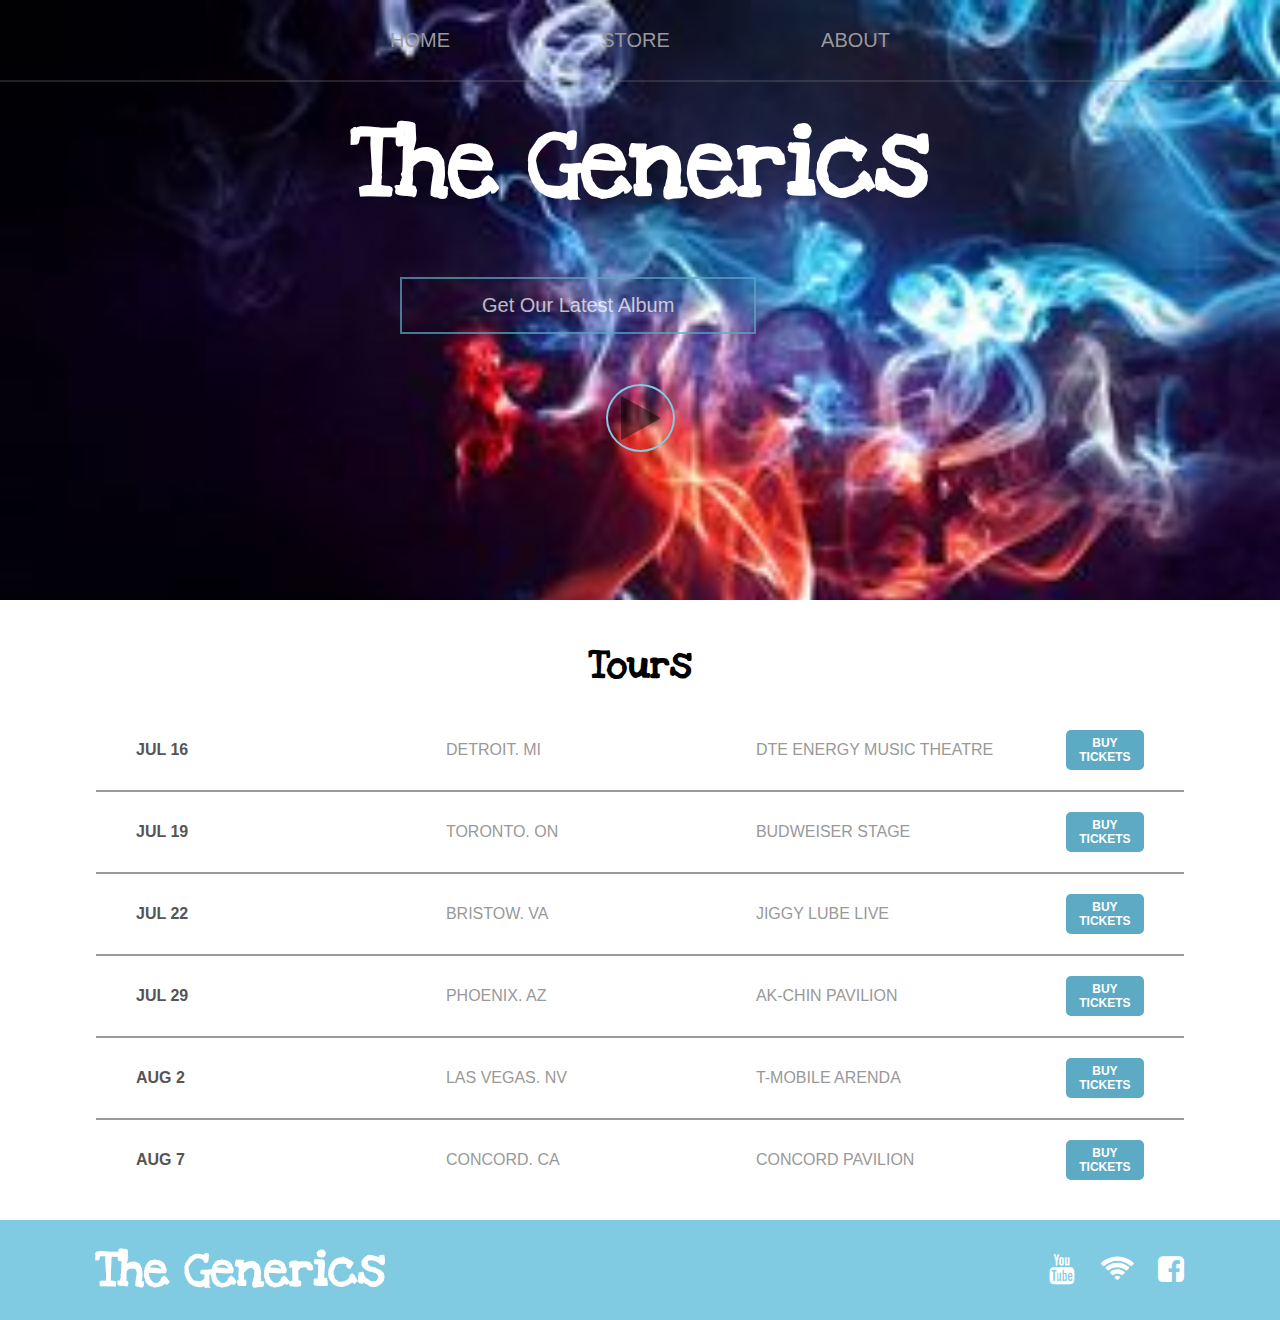
<file: Lesson-2/Vazifalarning Tayyori/6-dars/1-page/index.html>
<!DOCTYPE html>
<html lang="en">

<head>
  <meta charset="UTF-8">
  <meta http-equiv="X-UA-Compatible" content="IE=edge">
  <meta name="viewport" content="width=device-width, initial-scale=1.0">
  <title>1-page</title>
  <link rel="stylesheet" href="./css/style.css">
  <link rel="stylesheet" href="./icons/css/font-awesome.min.css">
</head>

<body>

  <header class="parent">
    <nav class="navbar">
      <ul class="nav_list">
        <li class="nav_item">
          <a href="#" class="nav_link">Home</a>
        </li>
        <li class="nav_item">
          <a href="#" class="nav_link">Store</a>
        </li>
        <li class="nav_item">
          <a href="#" class="nav_link">About</a>
        </li>
      </ul>
    </nav>
    <h1 class="headet_title">The Generics</h1>
    <button class="btn_header">Get Our Latest Album</button>
    <div class="header_video-img">
      <i class="fa fa-play" aria-hidden="true"></i>
    </div>
  </header>

  <div class="container">
    <h1 class="section_title">Tours</h1>
    <div class="text_btn">
      <div class="month">jul 16</div>
      <div>detroit. mi</div>
      <div>dte energy music theatre</div>
      <button>Buy tickets</button>
    </div>
    <div class="text_btn">
      <div class="month">jul 19</div>
      <div>toronto. on</div>
      <div>budweiser stage</div>
      <button>Buy tickets</button>
    </div>
    <div class="text_btn">
      <div class="month">jul 22</div>
      <div>bristow. va</div>
      <div>jiggy lube live</div>
      <button>Buy tickets</button>
    </div>
    <div class="text_btn">
      <div class="month">jul 29</div>
      <div>phoenix. az</div>
      <div>ak-chin pavilion</div>
      <button>Buy tickets</button>
    </div>
    <div class="text_btn">
      <div class="month">aug 2</div>
      <div>las vegas. nv</div>
      <div>t-mobile arenda</div>
      <button>Buy tickets</button>
    </div>
    <div class="text_btn bottom_border">
      <div class="month">aug 7</div>
      <div>concord. ca</div>
      <div>concord pavilion</div>
      <button>Buy tickets</button>
    </div>
  </div>

  <footer>
    <div class="container">
      <div class="parent_footer">
        <h1 class="footer_title">The Generics</h1>
        <div class="icons">
          <a href="#"><i class="fa fa-youtube"></i></a>
          <a href="#"><i class="fa fa-wifi"></i></a>
          <a href="#"><i class="fa fa-facebook-square"></i></a>
        </div>
      </div>
    </div>
  </footer>

</body>

</html>
</file>
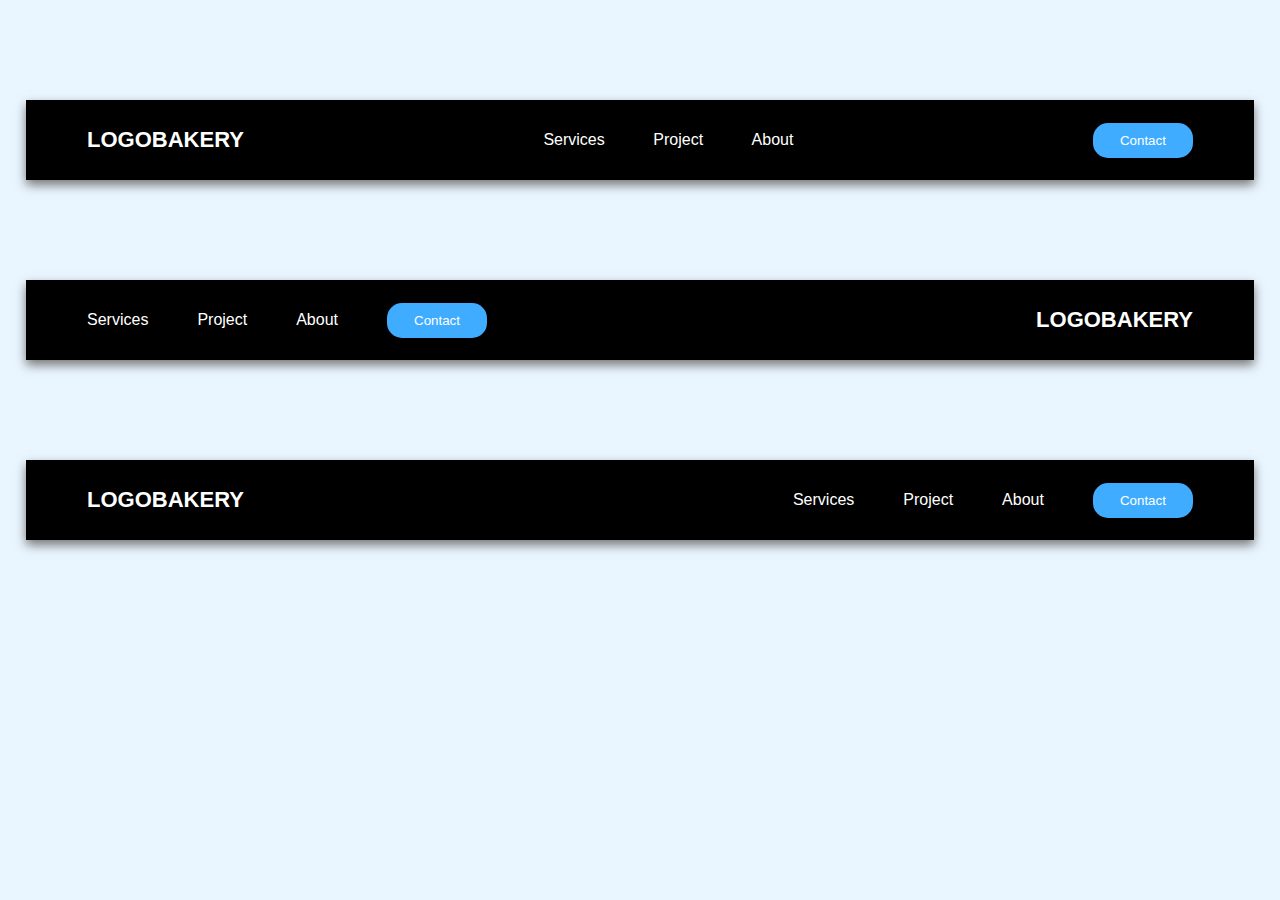
<file: Lesson-2/Vazifalarning Tayyori/6-dars/3-page/index.html>
<!DOCTYPE html>
<html lang="en">
<head>
  <meta charset="UTF-8">
  <meta http-equiv="X-UA-Compatible" content="IE=edge">
  <meta name="viewport" content="width=device-width, initial-scale=1.0">
  <title>3-page</title>
  <link rel="stylesheet" href="./style.css">
</head>
<body>

  <div class="parent">
    <div class="container">
      <div class="subparent1">
        <h1>logobakery</h1>
      </div>
      <div class="subparent2">
        <ul>
          <li><a href="#">Services</a></li>
          <li><a href="#">Project</a></li>
          <li><a href="#">About</a></li>
        </ul>
      </div>
      <div class="subparent3">
        <button>Contact</button>
      </div>
    </div>
  </div>
  
  <div class="parent">
    <div class="container">
      <div class="subparent2 box">
        <ul class="box">
          <li><a href="#">Services</a></li>
          <li><a href="#">Project</a></li>
          <li><a href="#">About</a></li>
          <button>Contact</button>
        </ul>
      </div>
      <div class="subparent1">
        <h1>logobakery</h1>
      </div>
    </div>
  </div>
  
  <div class="parent">
    <div class="container">
      <div class="subparent1">
        <h1>logobakery</h1>
      </div>
      <div class="subparent2 box">
        <ul class="box">
          <li><a href="#">Services</a></li>
          <li><a href="#">Project</a></li>
          <li><a href="#">About</a></li>
          <button>Contact</button>
        </ul>
      </div>
    </div>
  </div>

</body>
</html>
</file>
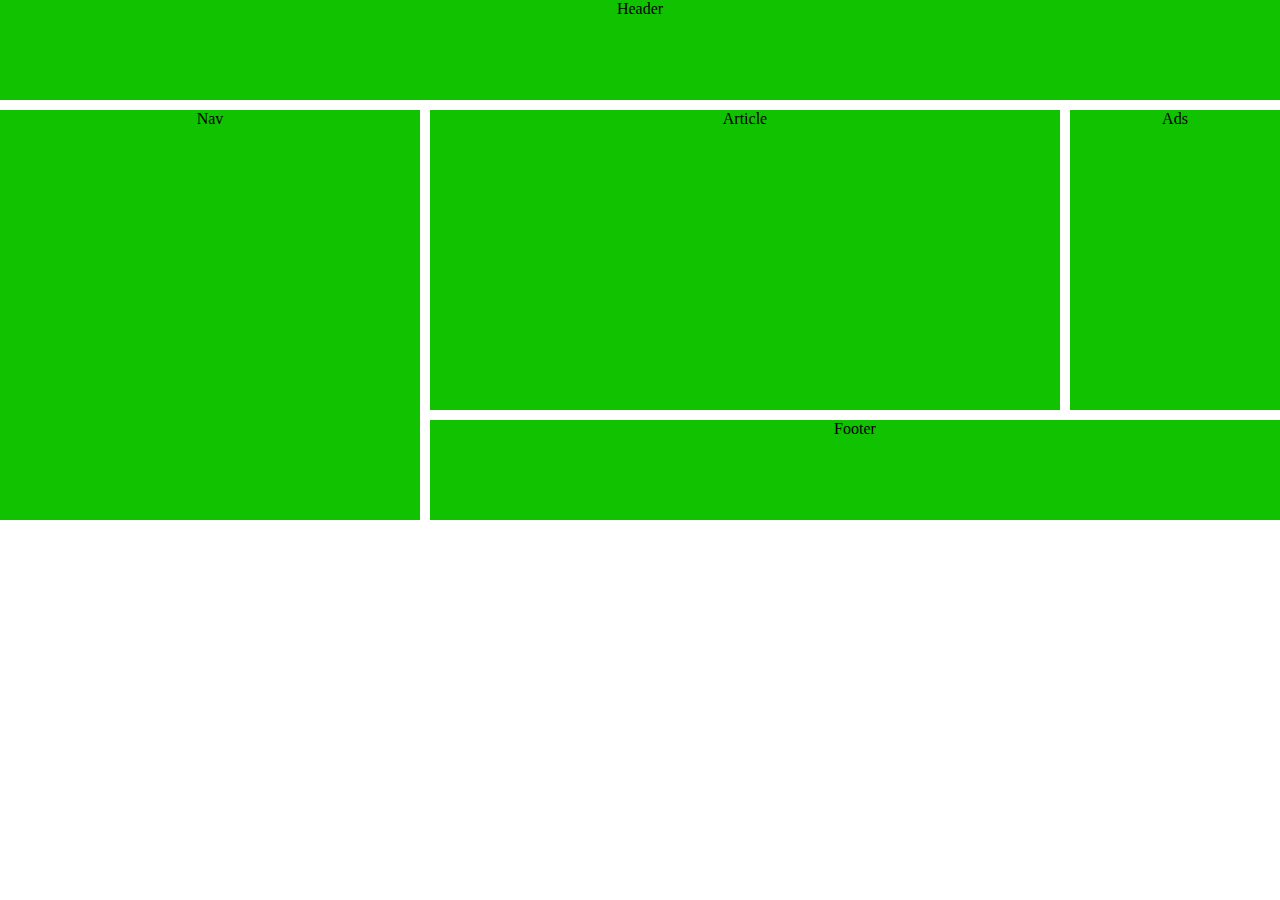
<file: Lesson-4/Vazifalarning Tayyori/8-dars/1-mashq/index.html>
<!DOCTYPE html>
<html lang="en">

<head>
  <meta charset="UTF-8">
  <meta http-equiv="X-UA-Compatible" content="IE=edge">
  <meta name="viewport" content="width=device-width, initial-scale=1.0">
  <title>8-dars</title>
  <link rel="stylesheet" href="./css/style.css">
</head>

<body>

  <div class="container">
    <div class="header box">Header</div>
    <div class="nav box">Nav</div>
    <div class="article box">Article</div>
    <div class="ads box">Ads</div>
    <div class="footer box">Footer</div>
  </div>

</body>

</html>
</file>
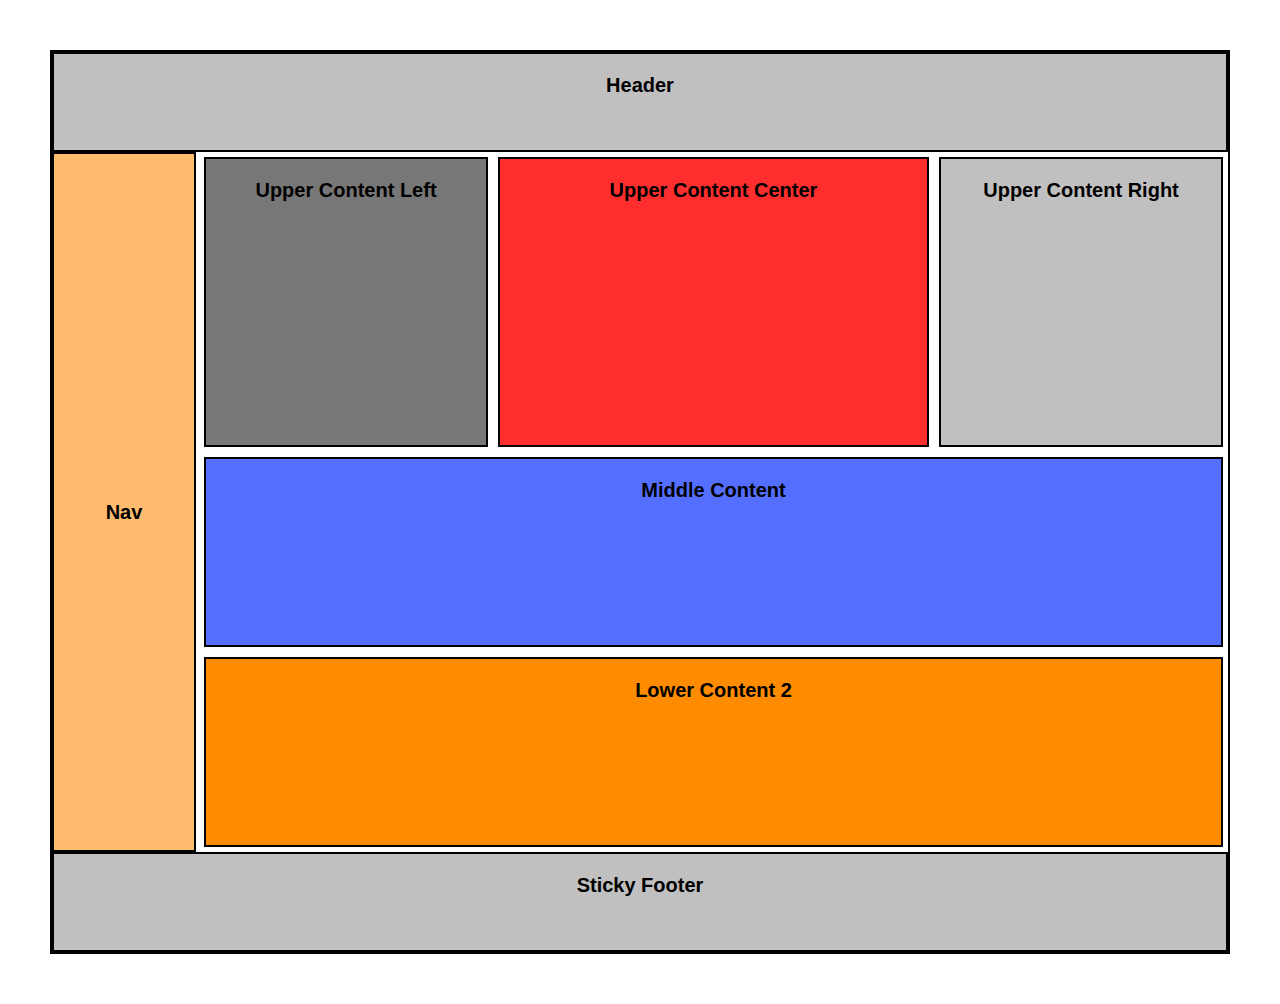
<file: Lesson-4/Vazifalarning Tayyori/8-dars/2-mashq/index.html>
<!DOCTYPE html>
<html lang="en">

<head>
  <meta charset="UTF-8">
  <meta http-equiv="X-UA-Compatible" content="IE=edge">
  <meta name="viewport" content="width=device-width, initial-scale=1.0">
  <title>8-dars</title>
  <link rel="stylesheet" href="./css/style.css">
</head>

<body>

  <div class="container">
    <div class="header box">Header</div>
    <div class="nav box">Nav</div>
    <div class="left box margin_box">Upper Content Left</div>
    <div class="center box margin_box">Upper Content Center</div>
    <div class="right box margin_box">Upper Content Right</div>
    <div class="middle box margin_box">Middle Content</div>
    <div class="lower box margin_box">Lower Content 2</div>
    <div class="footer box">Sticky Footer</div>
  </div>

</body>

</html>
</file>
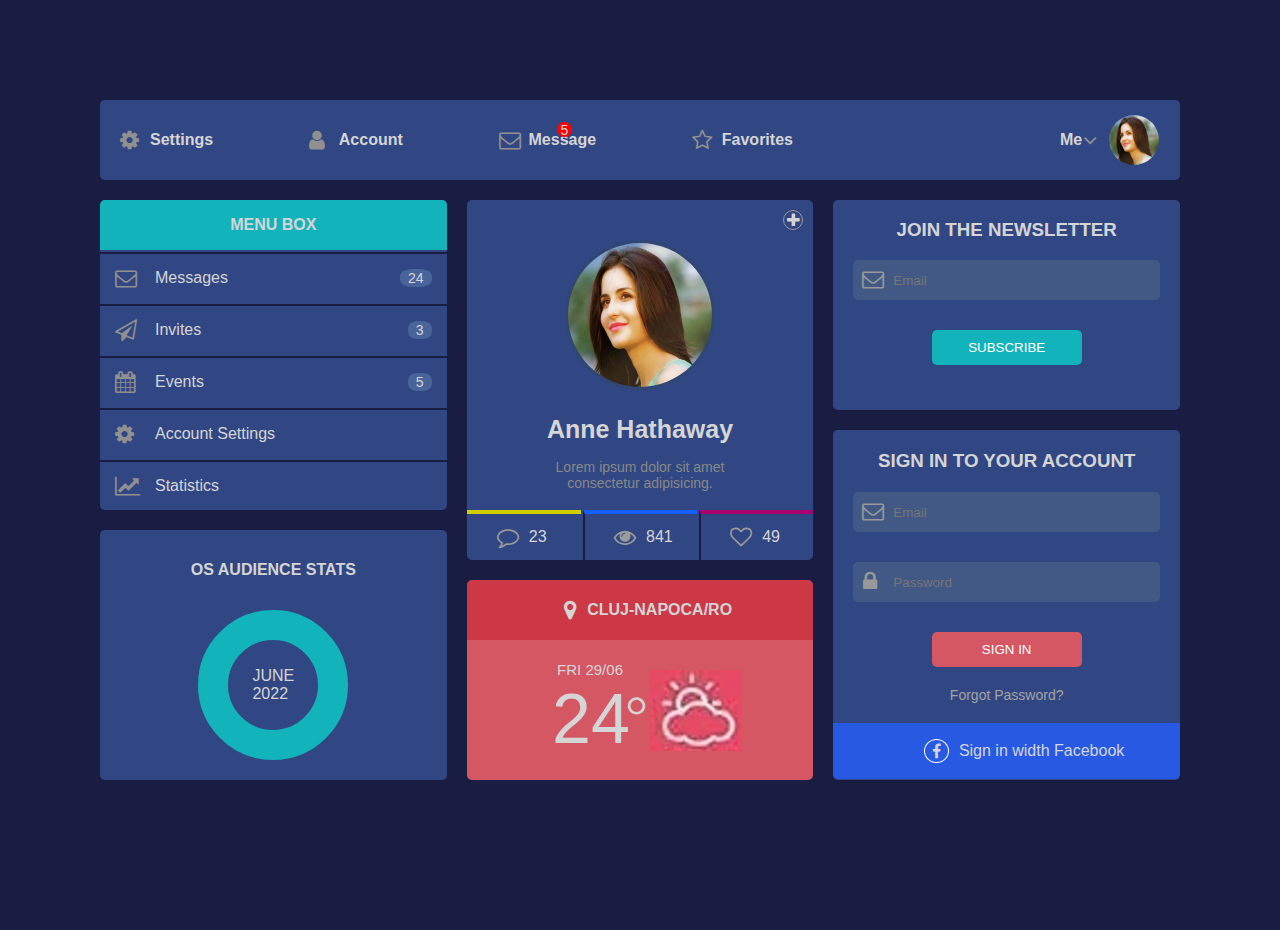
<file: Lesson-4/Vazifalarning Tayyori/8-dars/3-mashq/index.html>
<!DOCTYPE html>
<html lang="en">
<head>
  <meta charset="UTF-8">
  <meta http-equiv="X-UA-Compatible" content="IE=edge">
  <meta name="viewport" content="width=device-width, initial-scale=1.0">
  <title>8-dars</title>
  <link rel="stylesheet" href="./css/style.css">
  <link rel="stylesheet" href="./icons/css/font-awesome.min.css">
</head>
<body>
  
  <div class="container">
    <div class="box navbar">
      <div class="box_item">
        <i class="fa fa-cog"></i>
        <a href="#"><span>Settings</span></a>
      </div>
      <div class="box_item">
        <i class="fa fa-user"></i>
        <a href="#"><span>Account</span></a>
      </div>
      <div class="box_item joylashuv">
        <i class="fa fa-envelope-o"></i>
        <a href="#"><span>Message</span></a>
        <span class="news">5</span>
      </div>
      <div class="box_item">
        <i class="fa fa-star-o"></i>
        <a href="#"><span>Favorites</span></a>
      </div>
      <div class="box_item right">
        <a href="#"><span>Me</span></a>
        <i class="fa fa-angle-down"></i>
        <img class="logo" src="./img/logo.jpg" alt="logo">
      </div>
    </div>
    

    <div class="left_box">
      <div class="box menu">
        <div class="menu_item bg_menu">menu box</div>
        <div class="menu_item border_top">
          <i class="fa fa-envelope-o"></i>
          <span>Messages</span>
          <div>24</div>
        </div>
        <div class="menu_item border_top">
          <i class="fa fa-send-o"></i>
          <span>Invites</span>
          <div>3</div>
        </div>
        <div class="menu_item border_top">
          <i class="fa fa-calendar"></i>
          <span>Events</span>
          <div>5</div>
        </div>
        <div class="menu_item border_top">
          <i class="fa fa-cog"></i>
          <span>Account Settings</span>
        </div>
        <div class="menu_item border_top">
          <i class="fa fa-line-chart"></i>
          <span>Statistics</span>
        </div>
      </div>
      <div class="box date">
        <div class="date_title">OS AUDIENCE STATS</div>
        <div class="date_border">JUNE<br>2022</div>
      </div>
    </div>





    <div class="center_box">

      <div class="box img_box">
        <div class="row_item icon">
          <i class="fa fa-plus"></i>
        </div>
        <div class="row_item img">
          <img src="./img/logo.jpg" alt="center_rasm">
        </div>
        <div class="row_item text_title">
          <h3>Anne Hathaway</h3>
          <p>Lorem ipsum dolor sit amet consectetur adipisicing.</p>
        </div>
        <div class="row_item mini_box">
          <div class="color_box yellow_border">
            <i class="fa fa-comment-o"></i>
            <span>23</span>
          </div>
          <div class="color_box border_left blue_border">
            <i class="fa fa-eye"></i>
            <span>841</span>
          </div>
          <div class="color_box border_left pushti_border">
            <i class="fa fa-heart-o"></i>
            <span>49</span>
          </div>
        </div>
      </div>

      <div class="box location">
        <div class="manzil">
          <i class="fa fa-map-marker"></i>
          <span>CLUJ-NAPOCA/RO</span>
        </div>
        <div class="gradus">
          <div class="text_number">
            <span>FRI 29/06</span>
            <div>24</div>
            <i class="fa fa-circle-o"></i>
          </div>
          <img src="./img/cloud-sun.jpg" alt="bulut_quyosh">
        </div>
      </div>

    </div>
    





    <div class="right_box">
      <div class="box form_top">
        
        <div class="form_title">
          <h3>JOIN THE NEWSLETTER</h3>
        </div>
        <div class="form_input">
          <form>
            <i class="fa fa-envelope-o"></i>
            <input class="email_input" type="email" placeholder="Email" required>
            <input class="submit_input" type="submit" value="Subscribe">
          </form>
        </div>

      </div>
      <div class="box form_bottom">
        <div class="form_title-bottom">
          <h3>SIGN IN TO YOUR ACCOUNT</h3>
        </div>
        <div class="form_input">
          <form>
            <i class="fa fa-envelope-o"></i>
            <input class="email_input" type="email" placeholder="Email" required>
            <i id="lock" class="fa fa-lock"></i>
            <input class="password_input" type="password" placeholder="Password" required>
            <input class="submit_input-bottom" type="submit" value="Sign in">
          </form>
          <a class="form_link" href="#">Forgot Password?</a>
          <div class="right_box-footer">
            <i class="fa fa-facebook"></i>
            <span>Sign in width Facebook</span>
          </div>
        </div>
      </div>
    </div>






  </div>
</body>
</html>
</file>
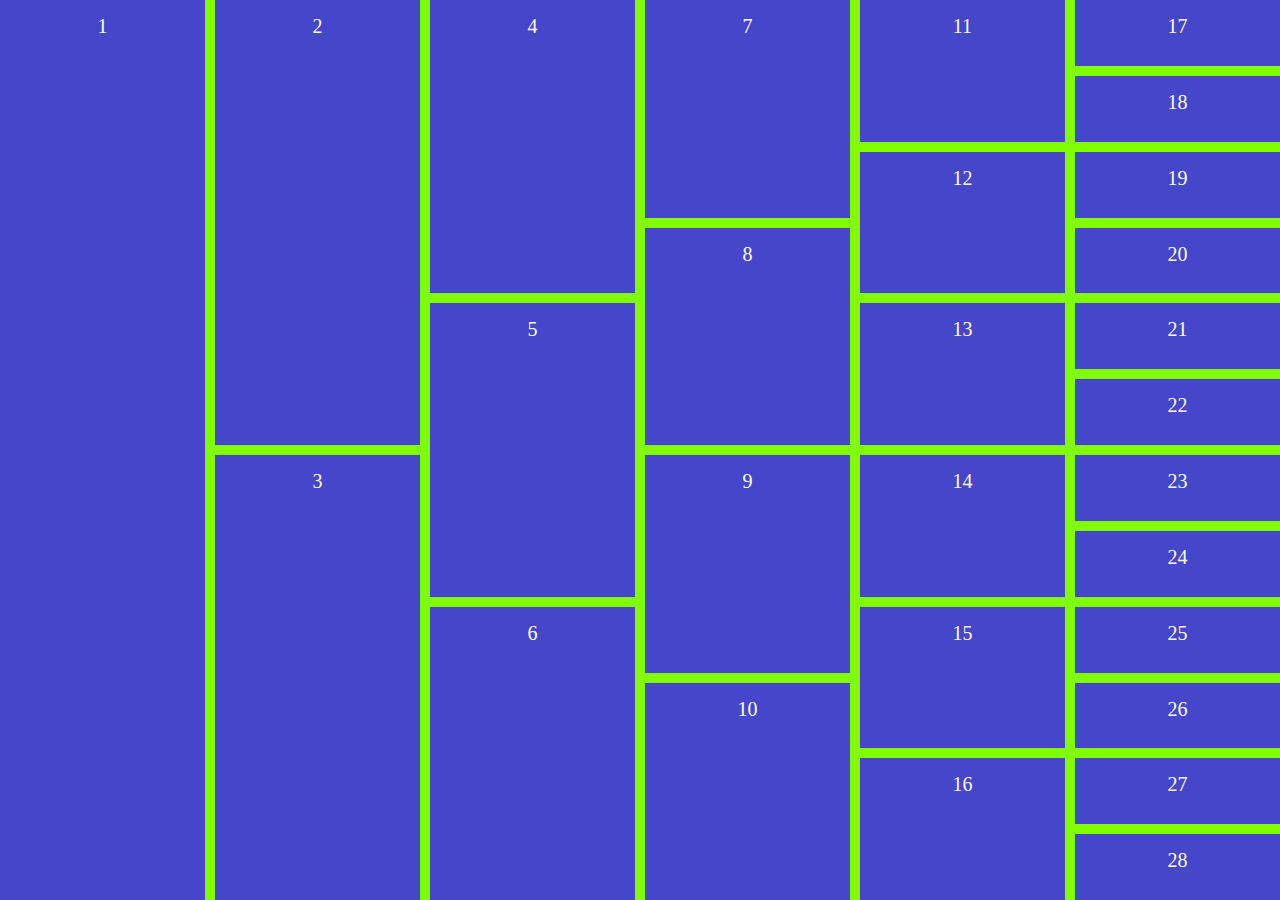
<file: Lesson-6/Vazifalarning Tayyori/10-dars/1-mashq/index.html>
<!DOCTYPE html>
<html lang="en">
<head>
  <meta charset="UTF-8">
  <meta http-equiv="X-UA-Compatible" content="IE=edge">
  <meta name="viewport" content="width=device-width, initial-scale=1.0">
  <title>10-dars</title>
  <link rel="stylesheet" href="./css/style.css">
</head>
<body>
  <div class="container">
    <div class="box box1">1</div>
    <div class="box box2">2</div>
    <div class="box box3">3</div>
    <div class="box box4">4</div>
    <div class="box box5">5</div>
    <div class="box box6">6</div>
    <div class="box box7">7</div>
    <div class="box box8">8</div>
    <div class="box box9">9</div>
    <div class="box box10">10</div>
    <div class="box box11">11</div>
    <div class="box box12">12</div>
    <div class="box box13">13</div>
    <div class="box box14">14</div>
    <div class="box box15">15</div>
    <div class="box box16">16</div>
    <div class="box box17">17</div>
    <div class="box box18">18</div>
    <div class="box box19">19</div>
    <div class="box box20">20</div>
    <div class="box box21">21</div>
    <div class="box box22">22</div>
    <div class="box box23">23</div>
    <div class="box box24">24</div>
    <div class="box box25">25</div>
    <div class="box box26">26</div>
    <div class="box box27">27</div>
    <div class="box box28">28</div>
  </div>
</body>
</html>
</file>
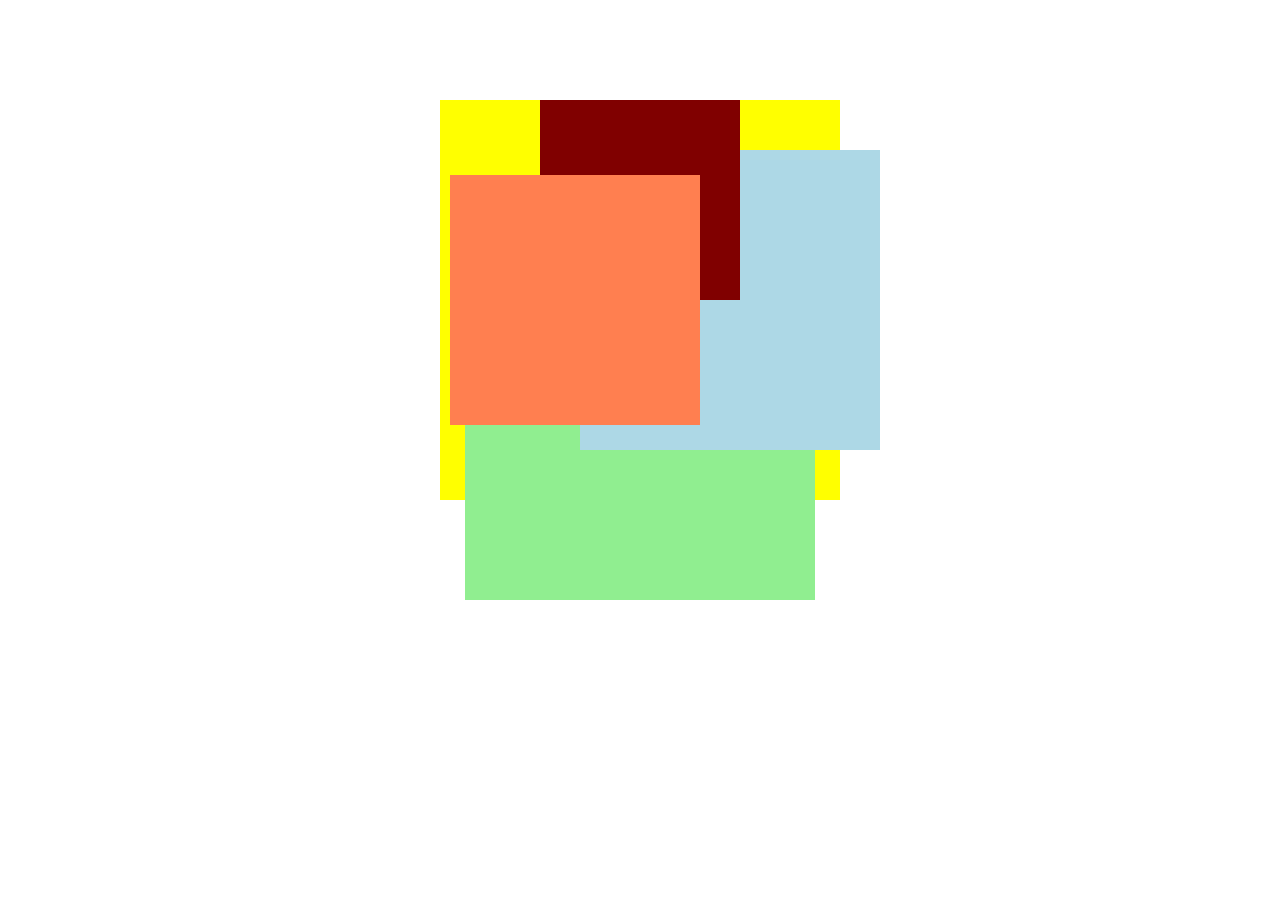
<file: Lesson-6/Vazifalarning Tayyori/10-dars/2-mashq/index.html>
<!DOCTYPE html>
<html lang="en">
<head>
  <meta charset="UTF-8">
  <meta http-equiv="X-UA-Compatible" content="IE=edge">
  <meta name="viewport" content="width=device-width, initial-scale=1.0">
  <title>2-mashq</title>
  <link rel="stylesheet" href="./css/style.css">
</head>
<body>

  <div class="container">
    <div class="box box1"></div>
    <div class="box box2"></div>
    <div class="box box3"></div>
    <div class="box box4"></div>
    <div class="box box5"></div>
  </div>
</body>
</html>
</file>
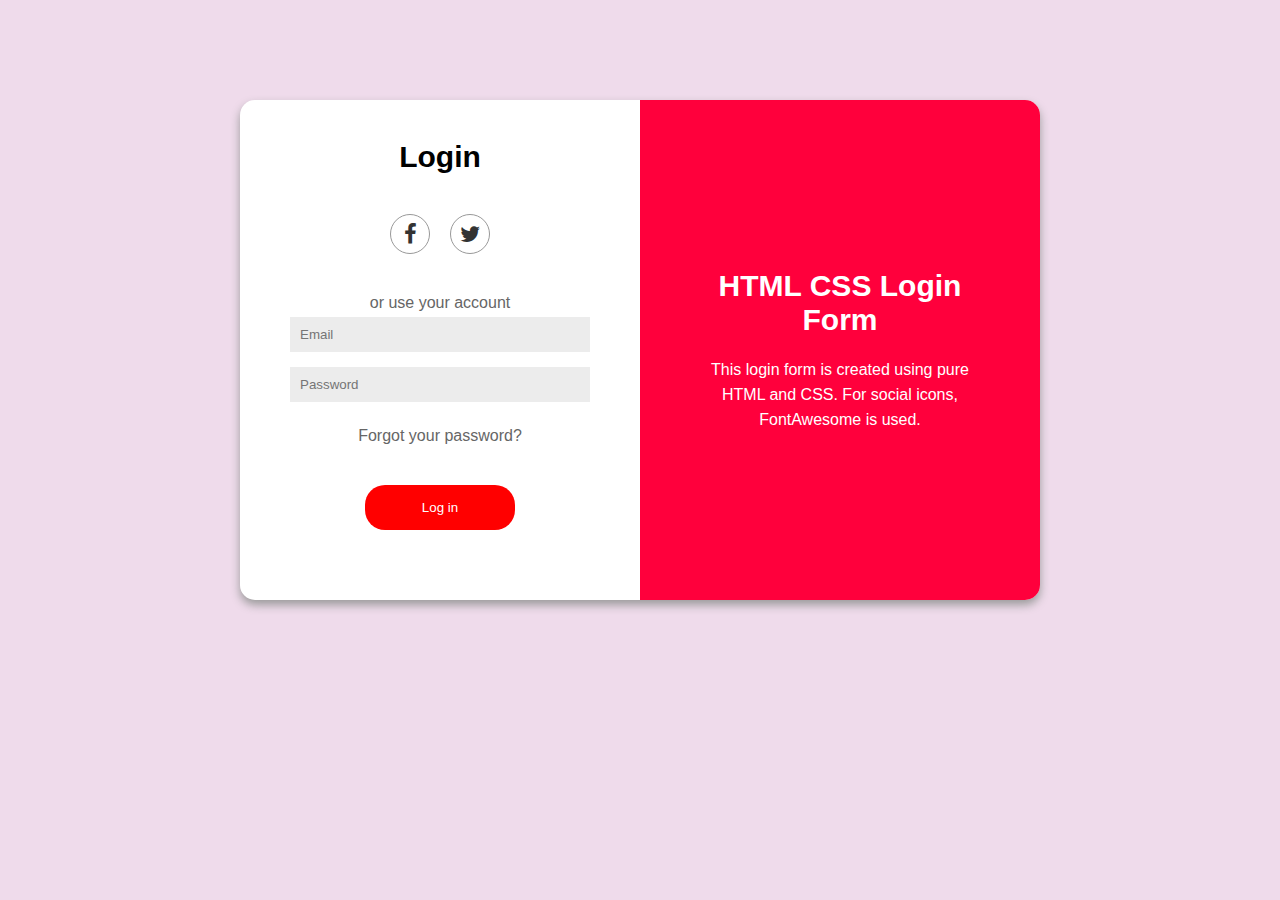
<file: Lesson-2/Vazifalarning Tayyori/6-dars/2-page/forma.html>
<!DOCTYPE html>
<html lang="en">
<head>
  <meta charset="UTF-8">
  <meta http-equiv="X-UA-Compatible" content="IE=edge">
  <meta name="viewport" content="width=device-width, initial-scale=1.0">
  <title>2-page</title>
  <link rel="stylesheet" href="./css/forma.css">
  <link rel="stylesheet" href="./icons/css/font-awesome.min.css">
</head>
<body>
  <section class="form_section">
    <div class="left_form">
      <h1>Login</h1>
      <div class="icons">
        <div>
          <i class="fa fa-facebook"></i>
        </div>
        <div>
          <i class="fa fa-twitter"></i>
        </div>
      </div>
      <form class="malumot">
        <label>or use your account</label>
        <input type="email" placeholder="Email" required>
        <input type="password" placeholder="Password" required>
        <a href="#">Forgot your password?</a>
        <button>Log in</button>
      </form>
    </div>

    <div class="right_title-text">
      <div class="title_text">
        <h1>HTML CSS Login Form</h1>
        <p>This login form is created using pure HTML and CSS. For social icons, FontAwesome is used.</p>
      </div>
    </div>
  </section>
</body>
</html>
</file>
<file: Lesson-1/Vazifalarning Tayyori/5-dars/css/style.css>
*{
    margin: 0;
    padding: 0;
    box-sizing: border-box;
}
body{
    font-family: sans-serif;
}
.container{
    width: 53%;
    margin: 0 auto;
    margin-top: 50px;
    margin-bottom: 50px;
}
.box{
    width: 250px;
    height: 200px;
    background: #000;
    border-radius: 10px;
    position: relative;
    padding: 10px;
    margin-bottom: 10px;
    box-shadow: 0 0 10px rgb(86, 86, 86);
}
.box-1{
    width: 250px;
    height: 200px;
    background: #fff;
    border-radius: 10px;
    position: relative;
    padding: 15px;
    box-shadow: 0 0 10px rgb(86, 86, 86);
    position: relative;
}
.boxs{
    display: flex;
    justify-content: space-between;
    flex-wrap: wrap;
}
.box .img-1{
    width: 50px;
    height: 50px;
    border-radius: 50%;
    position: absolute;
    left: 100px;
    top: 30px;
}
.box-1 .img-1{
    width: 25px;
    height: 25px;
    border-radius: 50%;
    margin-top: 20px;
}
.box .img-2{
    width: 15px;
    height: 15px;
    border-radius: 50%;
    position: absolute;
    left: 80px;
    top: 30px;
}
.box .img-3{
    width: 20px;
    height: 20px;
    border-radius: 50%;
    position: absolute;
    right: 80px;
    top: 25px;
}
.box .img-4{
    width: 15px;
    height: 15px;
    border-radius: 50%;
    position: absolute;
    left: 93px;
    top: 75px;
}
.box .img-5{
    width: 15px;
    height: 15px;
    border-radius: 50%;
    position: absolute;
    right: 92px;
    top: 72px;
}
.box_title{
    color: rgb(205, 66, 15);
    font-size: 22px;
    text-align: center;
    padding-top: 100px;
}
.box p{
    color: rgb(213, 213, 213);
    font-size: 10px;
    text-align: center;
    padding-top: 5px;
}
.box-1 span{
    color: rgb(192, 192, 192);
    font-size: 10px;
    text-align: center;
    padding-top: 5px;
    padding-left: 5px;
}
.box_title-1{
    color: #777;
    font-size: 22px;
    padding-top: 5px;
}
.box-1 p{
    color: silver;
    font-size: 10px;
    padding-top: 5px;
}
.icon{
    color: silver;
    padding-left: 5px;
}
.icons{
    position: absolute;
    right: 20px;
}
.img-6{
    position: relative;
}
.img-7{
    width: 20px;
    height: 20px;
    border-radius: 50%;
    position: absolute;
    right: 20px;
    bottom: -1px;
}
.img-8{
    width: 20px;
    height: 20px;
    border-radius: 50%;
    position: absolute;
    right: 10px;
    bottom: -1px;
}
.img-9{
    width: 20px;
    height: 20px;
    border-radius: 50%;
    position: absolute;
    right: 0;
    bottom: -1px;
}
.bottom_text-icon{
    display: flex;
    justify-content: space-between;
}
.container-2{
    margin-top: 50px;
}
.meva_box{
    width: 190px;
    height: 185px;
    text-align: center;
    margin-bottom: 10px;
}
.meva_box img{
    width: 100px;
}
.meva_box h1,p{
    font-size: 25px;
}
.mevalar{
    width: 62%;
    margin: 0 auto;
    display: flex;
    justify-content: space-between;
    flex-wrap: wrap;
    margin-bottom: 50px;
}
.banan{
    margin-top: 24px;
}
.tarvuz{
    margin-top: 12px;
}
.footer{
    display: flex;
    justify-content: center;
    margin-bottom: 20px;
}
.footer img{
    width: 50px;
}
.text_bottom{
    margin-left: 5px;
    padding-top: 3px;
}
.text_bottom p{
    color: rgb(246, 199, 29);
}
.text_bottom a{
    text-decoration: none;
    color: rgba(20, 20, 206, 0.589);
}
.form_box{
    width: 360px;
    font-family: 'Lucida Sans', 'Lucida Sans Regular', 'Lucida Grande', 'Lucida Sans Unicode', Geneva, Verdana, sans-serif;
    height: 500px;
    margin: 30px auto;
    padding: 0 40px;
    border-radius: 10px;
    text-align: center;
    box-shadow: 0 0 15px rgb(73, 73, 73);
}
.form_box i{
    font-size: 60px;
    margin-top: 40px;
    margin-bottom: 40px;
}
.form_box input{
    width: 100%;
    font-size: 20px;
    margin-bottom: 50px;
    border: none;
    border-bottom: 1px solid #555;
    outline: none;
    font-family: 'Lucida Sans', 'Lucida Sans Regular', 'Lucida Grande', 'Lucida Sans Unicode', Geneva, Verdana, sans-serif;
}
#password{
    font-size: 20px;
    position: absolute;
    top: 37px;
    right: 5px;
}
form{
    position: relative;
}
.btn{
    width: 200px !important;
    height: 50px;
    font-weight: bold;
    color: #fff;
    background: rgb(127, 187, 206);
    text-transform: uppercase;
    border: none;
    border-radius: 7px;
    font-size: 16px;
    margin-top: 20px;
    border: none !important;
}
.form_box a{
    display: block;
    margin-top: 55px;
    text-decoration: none;
    color: rgb(60, 139, 163);
}
</file>
<file: Lesson-3/Vazifalarning Tayyori/7-dars/css/style.css>
*{
  margin: 0;
  padding: 0;
  box-sizing: border-box;
}
body{
  margin: 100px;
  font-family: Arial, Helvetica, sans-serif;
  background: rgb(33, 46, 72);
}
.container{
  display: flex;
  flex-direction: column;
  gap: 20px;
}
.navbar{
  width: 100%;
  height: 70px;
  display: flex;
  gap: 50px;
  align-items: center;
  padding: 0 20px;
  background: rgb(41, 60, 98);
  border-radius: 5px;
}
.navbar i{
  color: #999;
  font-size: 20px;
  margin-right: 7px;
}
.navbar a{
  color: rgb(232, 232, 232);
  font-size: 15px;
  text-decoration: none;
}
.sup_item{
  position: relative;
}
.sup{
  width: 15px;
  height: 15px;
  border-radius: 50%;
  background: rgb(255, 100, 100);
  position: absolute;
  right: -17px;
  top: -7px;
  color: #fff;
  font-size: 12px;
  display: flex;
  justify-content: center;
  align-items: center;
}
.right{
  margin-left: auto;
  height: 70px;
  display: flex;
  align-items: center;
  gap: 5px;
}
.logo{
  width: 40px;
  height: 40px;
  border-radius: 50%;
}
.body{
  display: flex;
  gap: 20px;
}
.column_box{
  display: flex;
  flex-direction: column;
  flex: 1;
  gap: 20px;
  color: rgb(232, 232, 232);
}
.col_box-padding{
  padding: 0 20px;
  background: rgb(41, 60, 98);
}
.col-item{
  height: 50px;
  display: flex;
  align-items: center;
}
.col-item h3{
  margin-left: 10px;
  font-size: 16px;

}
.col-item p{
  margin-left: 10px;
  font-size: 16px;
}
.col-item i{
  color: #999;
}
.right-box div{
  margin-left: auto;
  width: 35px;
  height: 20px;
  border-radius: 30%;
  background: rgb(56, 75, 112);
  display: flex;
  justify-content: center;
  align-items: center;
}
.img-icon{
  display: flex;
  flex-direction: column;
  align-items: center;
}
.bg_color{
  width: 100%;
  display: flex;
  flex-direction: column;
  align-items: center;
  background: rgb(41, 60, 98);
  padding-bottom: 30px;
}
.bg_color h3{
  font-size: 25px;
}
.col_box{
  border-radius: 5px;
}
.menu{
  display: flex;
  flex-direction: column;
  gap: 2px;
  border-radius: 5px;
}
.menu-box{
  display: flex;
  align-items: center;
  justify-content: center;
  flex-direction: column;
  text-transform: uppercase;
  font-size: 16px;
}
.activ_border-top{
  border-radius: 5px 5px 0 0;
}
.activ_border-bottom-left{
  border-radius: 0 0 0 5px
}
.activ_border-bottom-right{
  border-radius: 0 0 5px 0;
}
.colors{
  height: 50px;
  background:rgb(19, 179, 188);
  border-radius: 5px 5px 0 0;
}
.box_border{
  margin-top: 40px;
  display: flex;
  flex-direction: column;
  justify-content: center;
  align-items: center;
  width: 150px;
  height: 150px;
  border-radius: 50%;
  border: 30px solid rgb(19, 179, 188);
}
.top-bottom{
  padding: 30px 0;
}
.icons i{
  font-size: 12px;
}
.icons{
  border: 1px solid #999;
  border-radius: 50%;
  width: 20px;
  height: 20px;
  display: flex;
  justify-content: center;
  align-items: center;
  margin-left: auto;
  margin-top: 10px;
  margin-right: 10px;
}
.rasm{
  width: 150px;
  height: 150px;
  border-radius: 50%;
  border: 3px solid rgb(48, 70, 115);
}
.img-icon h3{
  margin: 25px 0 15px 0;
}
.img-icon p{
  width: 200px;
  text-align: center;
  color: #888;
  font-size: 14px;
}
.sub_icons{
  width: 100%;
  height: 50px;
  display: flex;
  gap: 1px;
}
.sub_icon{
  display: flex;
  justify-content: center;
  align-items: center;
  flex: 1;
  background: rgb(45, 65, 104);
}
.sub_icon i{
  margin-right: 5px;
  font-size: 22px;
}
.border1{
  border-top: 5px solid rgb(255, 218, 6);
}
.border2{
  border-top: 5px solid rgb(45, 116, 192);
}
.border3{
  border-top: 5px solid rgb(148, 0, 141);
}
.top_box{
  display: flex;
  justify-content: center;
  align-items: center;
  height: 60px;
  border-radius: 5px 5px 0 0 ;
  background: rgba(254, 51, 51, 0.76);
}
.bottom_box{
  height: 160px;
  background: rgba(255, 91, 91, 0.799);
  border-radius: 0 0 5px 5px;
  display: flex;
  justify-content: center;
  align-items: center;
}
.top_box h3{
  text-transform: uppercase;
  font-size: 16px;
  margin-left: 15px;
  color: rgb(207, 207, 207);
}
.top_box i{
  font-size: 22px;
  color: rgb(216, 216, 216);
}
.cloud-sun{
  width: 80px;
  height: 80px;
}
.gradus{
  position: relative;
}
.gradus p{
  color: rgb(207, 207, 207);
  font-size: 15px;
}
.gradus div{
  font-size: 70px;
  margin-right: 30px;
  color: rgb(207, 207, 207);
}
.gradus i{
  position: absolute;
  top: 33px;
  right: 15px;
  font-size: 22px;
  color: rgb(207, 207, 207);
}
.form{
  display: flex;
  flex-direction: column;
  align-items: center;
  background: rgb(41, 60, 98);
  border-radius: 5px;
}
.content{
  width: 90% !important;
  margin: 0 auto;
}
.form h3{
  text-transform: uppercase;
  font-size: 17px;
  margin: 25px 0 25px 0;
}
.width_yuz{
  width: 100%;
  display: flex;
  flex-direction: column;
  position: relative;
}
.width_yuz i{
  position: absolute;
  top: 10px;
  left: 7px;
  color: #999;
  font-size: 20px;
}
#envelope{
  position: absolute;
  top: 10px;
  left: 28px;
  color: #999;
  font-size: 20px;
}
#lock{
  position: absolute;
  top: 80px;
  left: 28px;
  color: #999;
  font-size: 20px;
}
.input{
  border: none;
  height: 40px;
  background: rgb(66, 89, 134);
  border-radius: 3px;
  color: rgb(213, 213, 213);
  outline: none;
  padding-left: 35px;
  font-size: 16px;
  margin-bottom: 30px;
}
.btn{
  width: 150px;
  margin: 0 auto;
  padding: 10px 0;
  display: flex;
  justify-content: center;
  align-items: center;
  border-radius: 5px;
  border: none;
  color: rgb(213, 213, 213);
  background: rgb(19, 179, 188);
  font-size: 15px;
  margin-bottom: 30px;
  text-transform: uppercase;
}
.red{
  background: rgba(255, 91, 91, 0.799);
  margin-bottom: 15px;
}
.width_yuz a{
  color: rgb(163, 163, 163);
  text-decoration: none;
  text-align: center;
  font-size: 14px;
  margin-bottom: 20px;
}
.footer-box{
  height: 75px;
  width: 100%;
  background: rgb(42, 98, 182);
  display: flex;
  align-items: center;
  justify-content: center;
  border-radius: 0 0 5px 5px;
}
.footer-box i{
  border: 1px solid #fff;
  border-radius: 50%;
  padding: 3px 7px;
  margin-right: 10px;
}
</file>
<file: Lesson-5/Vazifalarning Tayyori/9-dars/css/style.css>
@import url('https://fonts.googleapis.com/css2?family=Baloo+Bhai+2:wght@400;800&display=swap');
@import url('https://fonts.googleapis.com/css2?family=Baloo+Bhai+2:wght@400;800&family=Roboto&display=swap');

/* font-family: 'Baloo Bhai 2', cursive; */
/* font-family: 'Roboto', sans-serif; */

* {
  margin: 0;
  padding: 0;
  box-sizing: border-box;
}

.container {
  width: 1440px;
  height: 900px;
  background: #fff;
  margin: 0 auto;
  display: flex;
  justify-content: space-between;
  align-items: center;
}

.left_box {
  width: 132px;
  height: 852px;
  display: flex;
  align-items: center;
  justify-content: center;
  background: #000000;
  border-radius: 24px;
  box-shadow: 30px 0 40px rgb(212, 212, 212);
}

.center_box {
  width: 620px;
  height: 876px;
  display: grid;
  grid-template-rows: 191px 80px 555px;
  gap: 25px;
}

.right_box {
  width: 450px;
  height: 823.75px;
}

.sub_container {
  width: 132px;
  height: 752px;
  display: grid;
  grid-template-rows: 1.5fr 1fr 1fr 1fr 1fr 1fr 3fr;
  justify-items: center;
}

.bottom_icon {
  margin-top: auto;
}

.align_top-box {
  display: flex;
  flex-direction: column;
  justify-content: end;
}

.align_bottom-box {
  width: 620px;
  height: 554.49px;
}

.text_img {
  width: 620px;
  height: 160px;
  background: #F5F5F7;
  border-radius: 14px;
  display: grid;
  grid-template-columns: repeat(2, 1fr);
  align-items: center;
  position: relative;
}

.box_title {
  padding-left: 31px;
}

.box_title h1 {
  font-family: 'Baloo Bhai 2', cursive;
  font-style: normal;
  font-weight: 800;
  font-size: 36px;
  line-height: 57px;
  color: #000;
}

.box_title p {
  font-family: 'Roboto', sans-serif;
}

.box_img {
  width: 175px;
  height: 191px;
  background-image: url('../imgs/Illustration.svg');
  background-repeat: no-repeat;
  background-size: contain;
  position: absolute;
  right: 105px;
  top: -30px;
}

.ailgn_center-box {
  width: 620px;
  height: 80px;
}

.align_left-box {
  width: 500.26px;
  height: 80px;
  background: #F5F5F7;
  border-radius: 14px;
  display: flex;
  align-items: center;
  position: relative;
}

.left_box-icon23 {
  width: 64px;
  height: 64px;
  background: #FFFFFF;
  border-radius: 12px;
  display: grid;
  justify-items: center;
  align-items: center;
  margin-left: 8.5px;
}

.left_box-title-text {
  margin-left: 24px;
}

.left_box-title-text h4 {
  font-family: 'Baloo Bhai 2', cursive;
  font-style: normal;
  font-weight: 800;
  font-size: 16px;
  line-height: 26px;
  color: #000;
}

.left_box-title-text p {
  font-family: 'Roboto';
  font-style: normal;
  font-weight: 400;
  font-size: 13px;
  line-height: 15px;
}

.yarim_aylana-icon {
  width: 40px;
  height: 40px;
  margin-left: 45px;
}

.number_icon {
  position: absolute;
  left: 283px;
  font-family: 'Roboto';
  font-style: normal;
  font-weight: 400;
  font-size: 13px;
}

.left_box-btn {
  width: 120px;
  height: 40px;
  background: #000000;
  border-radius: 8px;
  color: #fff;
  margin-left: 40px;
}

.ailgn_center-box {
  display: flex;
  justify-content: space-between;
  align-items: center;
}

.Arrows_icons {
  background: #fff;
}

.align_bottom-box-title {
  font-family: 'Baloo Bhai 2', cursive;
  font-style: normal;
  font-weight: 800;
  font-size: 24px;
  line-height: 38px;
  color: #000000;
  margin-bottom: 16px;
}

.align_bottom-box-list {
  display: flex;
  margin-bottom: 10px;
}

.align_bottom-box-item {
  margin-right: 30px;
  list-style: none;
}

.align_bottom-box-link {
  text-decoration: none;
  font-family: 'Baloo Bhai 2', cursive;
  font-style: normal;
  font-weight: 800;
  font-size: 16px;
  line-height: 26px;
  color: #000000;
  opacity: 0.3;
}

.active {
  color: #000000;
  opacity: 1 !important;
}

.align_bottom-boxs {
  width: 620px;
  height: 80px;
  background: #F5F5F7;
  border-radius: 14px;
  display: flex;
  align-items: center;
  padding-right: 24px;
}

.align_bottom-boxs-icon {
  width: 64px;
  height: 64px;
  background: #FFFFFF;
  border-radius: 12px;
  display: flex;
  align-items: center;
  justify-content: center;
  margin-left: 8.5px;
}

.align_bottom-boxs-text {
  margin-left: 24px;
}

.align_bottom-boxs-text h3 {
  font-family: 'Baloo Bhai 2', cursive;
  font-style: normal;
  font-weight: 800;
  font-size: 16px;
  line-height: 26px;
}

.align_bottom-boxs-text p {
  font-family: 'Roboto';
  font-style: normal;
  font-weight: 400;
  font-size: 13px;
  line-height: 15px;
}

.align_bottom-boxs-icon2 {
  width: 80px;
  display: flex;
  justify-content: space-between;
  align-items: center;
  margin-left: auto;
}

.align_bottom-boxs-icon3 {
  width: 40px;
  display: flex;
  justify-content: space-between;
  align-items: center;
  margin-left: 40px;
}

.align_bottom-boxs span {
  font-family: 'Roboto';
  font-style: normal;
  font-weight: 400;
  font-size: 13px;
}

.align_bottom-boxs-btn {
  width: 120px;
  height: 40px;
  background: #000000;
  border-radius: 8px;
  color: #fff;
  margin-left: 32px;
}

.bottom_boxs {
  display: grid;
  gap: 16px;
}

.navigation_box {
  display: flex;
  align-items: center;
  margin-bottom: 23px;
}

.navigation_box>form>input {
  width: 300px;
  height: 40px;
  background: #F5F5F7;
  border-radius: 8px;
  border: none;
  outline: none;
  padding-left: 40px;
}

.navigation_box>form {
  position: relative;
  margin-right: 36px;
}

.navigation_box>form>img {
  position: absolute;
  left: 16px;
  top: 11px;
}

.tanlov {
  margin-left: auto;
  width: 12px;
  height: 12px;
}

.message_icon {
  margin-right: 20px;
}

.number_tex-boxs {
  width: 450px;
  height: 106.05px;
  display: flex;
  justify-content: space-between;
  align-items: center;
  margin-bottom: 40px;
}

.number_text-box {
  width: 208px;
  height: 96.33px;
  background: #F5F5F7;
  border-radius: 14px;
  display: flex;
  justify-content: center;
  align-items: center;
}

.number_text-box div {
  font-family: 'Baloo Bhai 2', cursive;
  font-style: normal;
  font-weight: 800;
  font-size: 64px;
  display: inline-block;
  margin-right: 11px;
}

.number_text-box span {
  width: 76px;
  height: 48px;
  font-family: 'Roboto';
  font-style: normal;
  font-weight: 400;
  font-size: 16px;
  display: inline-block;
  line-height: 24px;
}

.statistics {
  font-family: 'Baloo Bhai 2', cursive;
  font-style: normal;
  font-weight: 800;
  font-size: 24px;
  line-height: 38px;
  margin-bottom: 16px;
}

.text_select {
  display: flex;
}

.text_select h3 {
  width: 112px;
  font-family: 'Baloo Bhai 2', cursive;
  font-style: normal;
  font-weight: 800;
  font-size: 16px;
  line-height: 26px;
  margin-right: 23px;
  opacity: 0.3;
}

.text_select select {
  margin-left: auto;
  width: 88px;
  height: 32px;
  background: #F5F5F7;
  border-radius: 8px;
  border: none;
  text-align: center;
  font-family: 'Roboto';
  font-weight: 800;
  outline: none;
}

.graph {
  margin-top: 32px;
  margin-bottom: 50px;
}

.right_box-footer {
  width: 440px;
  height: 193px;
  display: flex;
  justify-content: space-between;
  align-items: center;
  background: #F5F5F7;
  border-radius: 14px;
}

.footer_title-text {
  margin-left: 24px;
}

.footer_title-text h3 {
  font-family: 'Baloo Bhai 2', cursive;
  font-style: normal;
  font-weight: 800;
  font-size: 24px;
  line-height: 38px;
  margin-bottom: 2px;
}

.footer_title-text p {
  width: 179px;
  height: 48px;
  font-family: 'Roboto';
  font-style: normal;
  font-weight: 400;
  font-size: 16px;
  line-height: 24px;
  margin-bottom: 24px;
}

.footer_btn {
  margin-left: 0;
}

.footer_img {
  margin-right: 48px;
}
</file>
<file: Lesson-7/Vazifalarning Tayyori/11-dars/style.css>
* {
  margin: 0;
  padding: 0;
  box-sizing: border-box;
}

body {
  background: #555;
}

.parent {
  width: 600px;
  height: 600px;
  margin: 50px auto;
  background: #fff;
}

.quloq {
  display: flex;
  justify-content: space-between;
  margin: 0 20px;
  position: relative;
}

.left_quloq {
  width: 200px;
  height: 200px;
  border-radius: 50%;
  background: rgb(155, 155, 155);
}

.left_quloq:hover {
  animation: leftQuloq 1s infinite;
}

.left_quloq::after {
  content: "";
  width: 150px;
  height: 150px;
  border-radius: 60% 45%;
  background: rgb(214, 214, 214);
  position: absolute;
  left: 30px;
  top: 55px;
}

.right_quloq {
  width: 200px;
  height: 200px;
  border-radius: 50%;
  background: rgb(155, 155, 155);
}

.right_quloq:hover {
  animation: rightQuloq 1s infinite;
}

.right_quloq::before {
  content: "";
  width: 150px;
  height: 150px;
  border-radius: 45% 60%;
  background: rgb(214, 214, 214);
  position: absolute;
  right: 30px;
  top: 55px;
}

.boshi {
  position: relative;
  width: 340px;
  height: 320px;
  border-radius: 48% 48% 44% 44%;
  background: rgb(155, 155, 155);
  position: absolute;
  right: 50%;
  top: 30px;
  transform: translateX(50%);
  z-index: 10;
}

.left_koz {
  width: 40px;
  height: 40px;
  border-radius: 50%;
  background: rgb(64, 66, 72);
  position: absolute;
  top: 150px;
  left: 60px;
  transition: .4s;
}

.left_koz:hover,
.left_koz:hover::after {
  background: transparent;
  transition: .4s;
}

.left_koz:hover i {
  color: rgb(64, 66, 72);
  transition: 1s;
}

.left_koz::after {
  content: "";
  width: 15px;
  height: 15px;
  border-radius: 50%;
  background: #fff;
  position: absolute;
  right: 2px;
  top: 9px;
}

.left_koz>i {
  font-size: 50px;
  color: transparent;
  position: absolute;
  top: -6px;
  transition: 1s;
}

.right_koz {
  width: 40px;
  height: 40px;
  border-radius: 50%;
  background: rgb(64, 66, 72);
  position: absolute;
  top: 150px;
  right: 60px;
  transition: .4s;
}

.right_koz:hover,
.right_koz:hover::before {
  background: transparent;
  transition: .4s;
}

.right_koz:hover i {
  color: rgb(64, 66, 72);
  transition: 1s;
}

.right_koz::before {
  content: "";
  width: 15px;
  height: 15px;
  border-radius: 50%;
  background: #fff;
  position: absolute;
  right: 2px;
  top: 9px;
}

.right_koz>i {
  font-size: 50px;
  position: absolute;
  top: -6px;
  color: transparent;
  transition: 1s;
}

.burun {
  width: 70px;
  height: 120px;
  border-radius: 30px;
  background: rgb(64, 66, 72);
  position: absolute;
  top: 150px;
  left: 135px;
  animation: burun2 1s both
}

.burun:hover {
  animation: burun1 1s both;
}

.burun::before {
  content: "";
  width: 10px;
  height: 10px;
  position: absolute;
  top: 100px;
  left: 18px;
  background: #222;
  border-radius: 50%;
}

.burun::after {
  content: "";
  width: 10px;
  height: 10px;
  position: absolute;
  top: 100px;
  right: 18px;
  background: #222;
  border-radius: 50%;
}

.tana_qismi {
  width: 342px;
  height: 338px;
  background: rgb(128, 128, 128);
  border-radius: 80% 80% 100% 100%;
  position: absolute;
  top: 300px;
  right: 50%;
  transform: translateX(50%);
}

.tana_qismi-2 {
  width: 270px;
  height: 340px;
  background: rgb(190, 190, 190);
  border-radius: 80% 80% 70% 70%;
  position: absolute;
  left: 41px;
}

.left_oyoq {
  width: 150px;
  height: 180px;
  border-radius: 70px 70px 50% 50%;
  background: rgb(144, 144, 144);
  transform: rotate(-30deg);
  position: absolute;
  bottom: -15px;
  left: -25px;
  z-index: 5;
}

.left_oyoq:hover {
  animation: leftOyoq 1s infinite;
}


.left_oyoq::after {
  content: "";
  width: 150px;
  height: 165px;
  border-radius: 70px 70px 50% 50%;
  background: rgb(93, 93, 93);
  position: absolute;
  top: 15px;
  z-index: 5;
}

.right_oyoq {
  width: 150px;
  height: 180px;
  border-radius: 70px 70px 50% 50%;
  background: rgb(144, 144, 144);
  transform: rotate(30deg);
  position: absolute;
  bottom: -15px;
  right: -25px;
  z-index: 5;
}

.right_oyoq:hover {
  animation: rightOyoq 1s infinite;
}

.right_oyoq::before {
  content: "";
  width: 150px;
  height: 165px;
  border-radius: 70px 70px 50% 50%;
  background: rgb(93, 93, 93);
  position: absolute;
  top: 15px;
  z-index: 5;
}

@keyframes leftQuloq {
  0% {
    transform: rotateX(0);
  }

  25% {
    transform: rotateX(50deg);
  }
  50%{
    transform: rotateX(50deg);
  }
  100%{
    transform: rotateX(0);
  }
}

@keyframes rightQuloq {
  0% {
    transform: rotateX(0);
  }

  50% {
    transform: rotateX(50deg);
  }
  50% {
    transform: rotateX(50deg);
  }

  100% {
    transform: rotateX(0);
  }
}

@keyframes leftOyoq {
  0% {
    transform: rotate(-30deg);
  }

  50% {
    transform: rotate(-50deg);
  }
  50% {
    transform: rotate(-50deg);
  }

  100% {
    transform: rotate(-30deg);
  }
}

@keyframes rightOyoq {
  0% {
    transform: rotate(30deg);
  }

  50% {
    transform: rotate(60deg);
  }
  50% {
    transform: rotate(60deg);
  }

  100% {
    transform: rotate(30deg);
  }
}

@keyframes burun1 {
  from {
    transform: scale(1);
  }

  to {
    transform: scale(1.2);
  }
}

@keyframes burun2 {
  from {
    transform: scale(1.2);
  }

  to {
    transform: scale(1);
  }
}
</file>
<file: Vazifalar tayyori/3-dars/3-dars/Css/style.css>
* {
    margin: 0;
    padding: 0;
    box-sizing: border-box;
}

.container {
    width: 74%;
    height: 830px;
    margin: 0 auto;
    display: flex;
    justify-content: space-between;
}

.left_data {
    width: 48%;
    height: 650px;
    padding: 10px;
    background: rgb(239, 239, 239);
    border: 3px solid rgb(204, 204, 204);
    display: flex;
}

.left_data_1,
.right_data_1 {
    text-align: right;
    margin-right: 7px;
}

.left_data input {
    width: 300px;
    padding: 3px 0;
    margin-bottom: 13px;
    border: 1px solid rgb(204, 204, 204);
}

p {
    transform: translateY(-15px);
    color: #555;
}

select {
    width: 300px;
    padding: 3px 0;
    border: 1px solid rgb(204, 204, 204);
}

.right_data {
    width: 48%;
    height: 830px;
    padding: 10px;
    background: rgb(239, 239, 239);
    border: 3px solid rgb(204, 204, 204);
}

.right_data_0 {
    display: flex;
}

.right_data_1 {
    width: 126px;
}

h2 {
    padding-left: 10px;
}

.right_data_2 input {
    width: 300px;
    padding: 3px 0;
    border: 1px solid rgb(204, 204, 204);
    margin-bottom: 13px;
}

.container2{
    height: 1300px;
    background: rgb(0, 128, 73);
    text-align: center;
    font-family: sans-serif;
}
.container2 h1{
    padding-top: 20px;
}
.container2 form{
    width: 50%;
    padding: 40px 30px;
    margin: 0 auto;
    background: #fff;
    text-align: left;
}
.container2 form input{
    width: 100%;
    border: 2px solid #999;
    padding: 5px 0 5px 5px;
    margin: 5px 0 20px 0;
    border-radius: 3px;
}
.container2 form select{
    width: 100%;
    padding: 5px 0;
    margin: 5px 0 20px 0;
    border-radius: 3px;
    border: 3px solid rgb(185, 185, 185);
}
.btn{
    font-size: 18px;
    border: 2px solid rgb(3, 98, 3) !important;
    background: rgb(19, 162, 19);
}
</file>
<file: Lesson-2/Vazifalarning Tayyori/6-dars/1-page/css/style.css>
@import url('https://fonts.googleapis.com/css2?family=Love+Ya+Like+A+Sister&display=swap');
@import url('https://fonts.googleapis.com/css2?family=Love+Ya+Like+A+Sister&display=swap');
*{
  margin: 0;
  padding: 0;
  box-sizing: border-box;
}
body{
  font-family: Arial, Helvetica, sans-serif;
}
.parent{
  width: 100%;
  height: 600px;
  background-image: url("../img/smoke.jpg");
  background-size: cover;
  background-repeat: no-repeat;
}
.nav_list{
  width: 500px;
  height: 80px;
  display: flex;
  justify-content: space-between;
  align-items: center;
}
.navbar{
  display: flex;
  justify-content: center;
  border-bottom: 2px solid rgba(147, 145, 145, 0.23);
}
.nav_item{
  list-style: none;
}
.nav_link{
  text-decoration: none;
  color: #999;
  font-size: 20px;
  text-transform: uppercase;
}
.headet_title{
  color: #fff;
  font-family: 'Love Ya Like A Sister', cursive;
  text-align: center;
  font-size: 100px;
  margin-top: 20px;
}
.btn_header{
  padding: 15px 80px;
  font-size: 20px;
  background: transparent;
  border: 2px solid rgb(92, 170, 196);
  color: #fff;
  opacity: .7;
  transform: translateX(400px);
  margin-top: 50px;
}
.header_video-img{
  display: flex;
  justify-content: center;
  margin-top: 50px;
}
.header_video-img i{
  font-size: 50px;
  color: rgba(0, 0, 0, 0.47);
  border: 2px solid rgb(128, 202, 226);
  border-radius: 50%;
  padding: 7px 13px;
}
.container{
  width: 85%;
  margin: 0 auto;
}
.section_title{
  font-size: 40px;
  text-align: center;
  margin: 40px 0 20px 0;
  font-family: 'Love Ya Like A Sister', cursive;
}
.text_btn{
  display: flex;
  justify-content: space-between;
  align-items: center;
  border-bottom: 2px solid #999;
  padding: 20px 40px;
}
.text_btn button{
  width: 23%;
  padding: 6px 5px;
  border-radius: 5px;
  border: none;
  background: rgb(92, 170, 196);
  color: #fff;
  text-transform: uppercase;
  font-size: 12px;
  font-weight: bold;
}
.text_btn div{
  width: 100%;
  color: #999;
  text-transform: uppercase;
}
.month{
  color: #555 !important;
  font-weight: bold;
  font-family: sans-serif;
}
.bottom_border{
  border-bottom: none;
}
footer{
  margin-top: 20px;
  height: 100px;
  background: rgb(128, 202, 226);
  color: #fff;
}
.footer_title{
  font-size: 50px;
  font-family: 'Love Ya Like A Sister', cursive;
}
.parent_footer{
  height: 100px;
  display: flex;
  justify-content: space-between;
  align-items: center;
}
.icons a{
  color: #fff;
  font-size: 30px;
  margin-left: 20px;
}
</file>
<file: Lesson-2/Vazifalarning Tayyori/6-dars/3-page/style.css>
*{
  margin: 0;
  padding: 0;
  box-sizing: border-box;
}
body{
  background: rgb(233, 245, 255);
  font-family: sans-serif;
}
.parent{
  width: 96%;
  height: 80px;
  margin: 0 auto;
  background: #000;
  margin-top: 100px;
  box-shadow: 0 5px 10px rgb(119, 119, 119);
}
.container{
  width: 90%;
  height: 80px;
  margin: 0 auto;
  display: flex;
  justify-content: space-between;
  align-items: center;
}
.subparent2 ul{
  width: 250px;
  display: flex;
  justify-content: space-between;
}
.subparent1 h1{
  color: #fff;
  text-transform: uppercase;
  font-size: 22px;
}
.subparent2 ul li{
  list-style: none;
}
.subparent2 ul li a{
  text-decoration: none;
  color: #fff;
}
.subparent3 button{
  width: 100px;
  height: 35px;
  border: none;
  color: #fff;
  border-radius: 15px;
  background: rgb(64, 172, 255);
}
.subparent2 button{
  width: 100px;
  height: 35px;
  border: none;
  color: #fff;
  border-radius: 15px;
  background: rgb(64, 172, 255);
}
.box{
  width: 400px !important;
  display: flex;
  align-items: center;
}
</file>
<file: Lesson-4/Vazifalarning Tayyori/8-dars/1-mashq/css/style.css>
* {
  margin: 0;
  padding: 0;
  box-sizing: border-box;
}

.container {
  display: grid;
  grid-template-columns: 2fr 3fr 1fr;
  grid-template-rows: 100px 300px 100px;
  gap: 10px;
}

.box {
  background: rgb(16, 194, 0);
  text-align: center;
}

.header {
  grid-column: 1 / 4;
}

.footer {
  grid-column: 2 / 4;
}

.nav {
  grid-row: 2 / 4;
}
</file>
<file: Lesson-4/Vazifalarning Tayyori/8-dars/2-mashq/css/style.css>
* {
  margin: 0;
  padding: 0;
  box-sizing: border-box;
}
body{
  margin: 50px;
  font-family: Arial, Helvetica, sans-serif;
}
.container{
  border: 2px solid #000;
  display: grid;
  grid-template-columns: 1fr 2fr 3fr 2fr;
  grid-template-rows: 100px 300px 200px 200px 100px;
}
.box{
  text-align: center;
  border: 2px solid #000;
  font-size: 20px;
  font-weight: bold;
  padding-top: 20px;
}
.header{
  grid-column: 1 / 5;
  background: silver;
}
.footer{
  grid-column: 1 / 5;
}
.nav{
  grid-row: 2 / 5;
  margin-right: 3px;
  background: rgb(255, 187, 110);
  display: flex;
  align-items: center;
  justify-content: center;
}
.left{
  background: #777;
}
.center{
  background: rgb(255, 46, 46);
}
.right{
  background: silver;
}
.middle{
  background: rgb(84, 110, 255);
}
.lower{
  background: rgb(255, 140, 0);
}
.footer{
  background: silver;
}
.middle, .lower{
  grid-column: 2 / 5;
}
.margin_box{
  margin: 5px;
}
</file>
<file: Lesson-4/Vazifalarning Tayyori/8-dars/3-mashq/css/style.css>
*{
  margin: 0;
  padding: 0;
  box-sizing: border-box;
}
body{
  font-family: Arial, Helvetica, sans-serif;
  background: rgb(25, 29, 66);
}
.container{
  display: grid;
  grid-template-columns: repeat(3, 1fr);
  grid-template-rows: 80px 310px 300px;
  gap: 20px;
  margin: 100px;
}
.box{
  background: rgb(49, 71, 131);
  border-radius: 5px;
}
.box a{
  font-weight: bold;
  color: rgb(213, 213, 213);
  text-decoration: none;
}
.navbar{
  display: grid;
  gap: 10px;
  padding: 0 20px;
  grid-template-columns: repeat(5, auto);
  grid-template-rows: 80px;
  grid-column: 1 / 4;
}
.box_item{
  display: grid;
  align-items: center;
  grid-template-columns: 30px auto;
}
.box_item i{
  font-size: 22px;
  color: rgb(144, 144, 144);
}
.news{
  width: 15px;
  height: 15px;
  border-radius: 50%;
  background: red;
  font-size: 14px;
  display: grid;
  justify-items: center;
  align-items: center;
  color: rgb(213, 213, 213);
  position: absolute;
  right: 110px;
  top: 22px;
}
.joylashuv{
  position: relative;
}
.right{
  width: 100px;
  grid-column: 5 / 7;
  margin-left: auto;
  display: grid;
  grid-template-columns: repeat(3, auto);
}
.logo{
  width: 50px;
  height: 50px;
  border-radius: 50%;
  margin-left: 10px;
}
.menu{
  display: grid;
  grid-template-columns: 1fr;
  grid-template-rows: repeat(6, 50px);
  gap: 2px;
}
.menu_item{
  color: rgb(213, 213, 213);
}
.menu_item div{
  margin-left: auto;
  border-radius: 40%;
  background: rgb(73, 100, 154);
  padding: 1px 8px;
  font-size: 14px;
}
.menu_item i{
  font-size: 22px;
  color: rgb(144, 144, 144);
}
.bg_menu{
  background: rgb(19, 179, 188);
  border-radius: 5px 5px 0 0;
  display: grid;
  justify-items: center;
  align-items: center;
  text-transform: uppercase;
  font-weight: bold;
}
.border_top{
  padding: 0 15px;
  display: grid;
  align-items: center;
  grid-template-columns: 40px 130px auto;
  border-top: 2px solid rgb(25, 29, 66);
}
.left_box{
  display: grid;
  grid-template-rows: 310px 250px;
  gap: 20px;
}
.center_box{
  display: grid;
  grid-template-rows: 360px 200px;
  gap: 20px;
}
.right_box{
  display: grid;
  grid-template-rows: 210px 350px;
  gap: 20px;
}
.date{
  color: rgb(213, 213, 213);
  display: grid;
  justify-items: center;
  grid-template-rows: 80px auto;
}
.date_title{
  display: grid;
  justify-items: center;
  align-items: center;
  font-weight: bold;
}
.date_border{
  width: 150px;
  height: 150px;
  display: grid;
  justify-items: center;
  align-items: center;
  border: 30px solid rgb(19, 179, 188);
  border-radius: 50%;
}
.img_box{
  display: grid;
  grid-template-rows: 40px 150px 120px 50px;
}
.icon{
  display: grid;
  align-items: center;
  justify-items: center;
  margin-left: auto;
}
.icon i{
  width: 20px;
  height: 20px;
  margin-right: 10px;
  display: grid;
  align-items: center;
  justify-items: center;
  border: 1px solid #999;
  border-radius: 50%;
  color: rgb(213, 213, 213);
}
.img{
  display: grid;
  justify-items: center;
  align-items: center;
}
.row_item img{
  width: 150px;
  height: 150px;
  border-radius: 50%;
  border: 3px solid rgb(48, 70, 115);
}

.text_title{
  display: grid;
  justify-items: center;
  align-items: center;
}
.text_title p{
  width: 200px;
  color: #888;
  font-size: 14px;
  text-align: center;
  margin-bottom: 20px;
}
.text_title h3{
  margin: 25px 0 15px 0;
  font-size: 25px;
  color: rgb(213, 213, 213);
}
.mini_box{
  display: grid;
  gap: 2px;
  grid-template-columns: repeat(3, 1fr);
}
.color_box{
  display: grid;
  grid-template-columns: repeat(2, 1fr);
  justify-items: center;
  align-items: center;
}
.color_box i{
  margin-left: auto;
  margin-right: 5px;
  font-size: 22px;
  color: rgb(155, 155, 155);
}
.color_box span{
  margin-right: auto;
  margin-left: 5px;
  color: rgb(213, 213, 213);
}
.border_left{
  border-left: 2px solid rgb(25, 29, 66);
}
.yellow_border{
  border-top: 4px solid rgb(206, 206, 0);
}
.blue_border{
  border-top: 4px solid rgb(21, 94, 252);
}
.pushti_border{
  border-top: 4px solid rgb(169, 0, 113);
}
.location{
  display: grid;
  grid-template-columns: repeat(1, 1fr);
  grid-template-rows: 60px 140px;
}
.manzil{
  display: grid;
  align-items: center;
  justify-items: center;
  grid-template-columns: 1fr 2fr;
  border-radius: 5px 5px 0 0;
  background: rgba(254, 51, 51, 0.76);
}
.manzil i{
  margin-left: auto;
  padding-right: 5px;
  color: rgb(213, 213, 213);
  font-size: 22px;
}
.manzil span{
  margin-right: auto;
  padding-left: 5px;
  color: rgb(213, 213, 213);
  font-weight: bold;
}
.gradus{
  background: rgba(255, 91, 91, 0.799);
  border-radius: 0 0 5px 5px;
  display: grid;
  align-items: center;
  grid-template-columns: repeat(2, 1fr);
  color: rgb(213, 213, 213);
}
.text_number{
  position: relative;
  margin-left: auto;
  padding-right: 10px;
}
.text_number span{
  font-size: 15px;
  margin-left: 5px;
}
.text_number div{
  font-size: 70px;
}
.text_number i{
  position: absolute;
  font-size: 20px;
  top: 35px;
  right: -5px;
}
.gradus img{
  padding-left: 10px;
}

.form_top{
  display: grid;
  grid-template-columns: auto;
  grid-template-rows: 60px 150px;
}
.form_title{
  display: grid;
  justify-items: center;
  align-items: center;
  color: rgb(213, 213, 213);
}
.form_input>form{
  display: grid;
  grid-template-columns: 1fr;
  grid-template-rows: repeat(2,auto);
  position: relative;
  margin: 0 20px;
}
.form_input>form>i{
  position: absolute;
  font-size: 22px;
  left: 9px;
  top: 8px;
  color: #999;
}
.email_input{
  border: none;
  outline: none;
  height: 40px;
  padding-left: 40px;
  margin-bottom: 30px;
  border-radius: 5px;
  background: rgb(66, 89, 134);
}
.password_input{
  border: none;
  outline: none;
  height: 40px;
  padding-left: 40px;
  margin-bottom: 30px;
  border-radius: 5px;
  background: rgb(66, 89, 134); 
}
.submit_input{
  width: 150px;
  background: rgb(19, 179, 188);
  border: none;
  outline: none;
  padding: 10px 0;
  border-radius: 5px;
  margin: 0 auto;
  text-transform: uppercase;
  color: #fff;
}
#lock{
  position: absolute;
  font-size: 22px;
  left: 10px;
  top: 78px;
  color: #999;
}
.form_title-bottom{
  display: grid;
  justify-items: center;
  align-items: center;
  color: rgb(213, 213, 213);
  margin: 20px 0;
}
.submit_input-bottom{
  width: 150px;
  background: rgba(255, 91, 91, 0.799);
  border: none;
  outline: none;
  padding: 10px 0;
  border-radius: 5px;
  margin: 0 auto;
  text-transform: uppercase;
  color: #fff;
}
.form_link{
  text-decoration: none;
  text-align: center;
  margin: 20px auto;
  font-size: 14px;
  display: grid;
  color: rgb(163, 163, 163) !important;
  font-weight: 400 !important;
}
.right_box-footer{
  height: 56px;
  border-radius: 0 0 5px 5px;
  background: rgb(39, 89, 227);
  color: rgb(213, 213, 213);
  display: grid;
  grid-template-columns: 1fr 2fr;
  align-items: center;
}
.right_box-footer i{
  margin-left: auto;
  border: 1px solid #fff;
  border-radius: 50%;
  padding: 3px 7px;
}
.right_box-footer span{
  margin-left: 10px;
}
</file>
<file: Lesson-6/Vazifalarning Tayyori/10-dars/1-mashq/css/style.css>
*{
  margin: 0;
  padding: 0;
  box-sizing: border-box;
}

.container{
  width: 100%;
  height: 100vh;
  background-color: chartreuse;
  display: grid;
  gap: 10px;
  grid-template-columns: repeat(6, 1fr);
  grid-template-rows: repeat(12, 1fr);
}
.box{
  background: rgb(70, 70, 202);
  text-align: center;
  padding-top: 15px;
  color: #fff;
  font-size: 20px;
}
.box1{
  grid-row: 1 / 13;
}
.box2{
  grid-row: 1 / 7;
}
.box3{
  grid-row: 7 / 13;
}
.box4{
  grid-row: 1 / 5;
}
.box5{
  grid-row: 5 / 9;
}
.box6{
  grid-row: 9 / 13;
}
.box7{
  grid-row: 1 / 4;
}
.box8{
  grid-row: 4 / 7;
}
.box9{
  grid-row: 7 / 10;
}
.box10{
  grid-row: 10 / 13;
}
.box11{
  grid-row: 1 / 3;
}
.box12{
  grid-row: 3 / 5;
}
.box13{
  grid-row: 5 / 7;
}
.box14{
  grid-row: 7 / 9;
}
.box15{
  grid-row: 9 / 11;
}
.box16{
  grid-row: 11 / 13;
}
.box17{
  grid-row: 1 / 2;
}
.box18{
  grid-row: 2 / 3;
}
.box19{
  grid-row: 3 / 4;
}
.box20{
  grid-row: 4 / 5;
}
.box21{
  grid-row: 5 / 6;
}
.box22{
  grid-row: 6 / 7;
}
.box23{
  grid-row: 7 / 8;
}
.box24{
  grid-row: 8 / 9;
}
.box25{
  grid-row: 9 / 10;
}
.box26{
  grid-row: 10 / 11;
}
.box27{
  grid-row: 11 / 12;
}
.box28{
  grid-row: 12 / 13;
}
</file>
<file: Lesson-6/Vazifalarning Tayyori/10-dars/2-mashq/css/style.css>
* {
  margin: 0;
  padding: 0;
  box-sizing: border-box;
}

.container {
  width: 100%;
  height: 600px;
  position: relative;
  display: flex;
  justify-content: center;
  align-items: center;
}

.box {
  position: absolute;
}

.box1 {
  height: 200px;
  width: 200px;
  background: maroon;
  top: 100px;
  z-index: 3;
}

.box2 {
  height: 250px;
  width: 250px;
  background: coral;
  left: 450px;
  z-index: 4;
}

.box3 {
  height: 300px;
  width: 300px;
  background: lightblue;
  right: 400px;
  z-index: 2;
}

.box4 {
  height: 350px;
  width: 350px;
  background: lightgreen;
  bottom: 0;
  z-index: 1;
}

.box5 {
  height: 400px;
  width: 400px;
  background: yellow;
}
</file>
<file: Lesson-2/Vazifalarning Tayyori/6-dars/2-page/css/forma.css>
*{
  margin: 0;
  padding: 0;
  box-sizing: border-box;
}
body{
  font-family: Arial, Helvetica, sans-serif;
  background: rgb(239, 219, 235);
  display: flex;
  justify-content: center;
  margin-top: 100px;
}
.form_section{
  width: 800px;
  height: 500px;
  background: #fff;
  display: flex;
  justify-content: space-between;
  border-radius: 15px;
  box-shadow: 0 5px 10px rgb(155, 155, 155);
}
.left_form{
  width: 50%;
  height: 500px;
  text-align: center;
}
.right_title-text{
  width: 50%;
  background: rgb(255, 0, 60);
  height: 500px;
  border-radius: 0 15px 15px 0;
  display: flex;
  flex-direction: column;
  justify-content: center;
}
.left_form h1{
  font-size: 30px;
  font-weight: 800;
  margin: 40px 0;
}
.icons{
  width: 100px;
  margin: 0 auto;
  display: flex;
  justify-content: space-between;
}
.icons div{
  display: flex;
  justify-content: center;
  align-items: center;
  width: 40px;
  height: 40px;
  font-size: 22px;
  color: #333;
  border: 1px solid #999;
  border-radius: 50%;
}
.malumot{
  width: 300px;
  margin: 0 auto;
  display: flex;
  flex-direction: column;
  align-items: center;
}
.malumot label{
  color: #666;
  margin: 40px 0 5px 0;
}
.malumot input{
  width: 100%;
  border: none;
  outline: none;
  padding: 10px;
  margin-bottom: 15px;
  background: rgb(236, 236, 236);
}
.malumot a{
  color: #666;
  text-decoration: none;
  margin-bottom: 40px;
  margin-top: 10px;
}
.malumot button{
  width: 150px;
  padding: 15px 30px;
  border: none;
  border-radius: 20px;
  background: red;
  color: #fff;
}
.title_text{
  width: 300px;
  margin: 0 auto;
  color: #fff;
  text-align: center;
}
.title_text h1{
  font-weight: 800;
  font-size: 30px;
  margin-bottom: 20px;
}
.title_text p{
  line-height: 25px;
}
</file>
